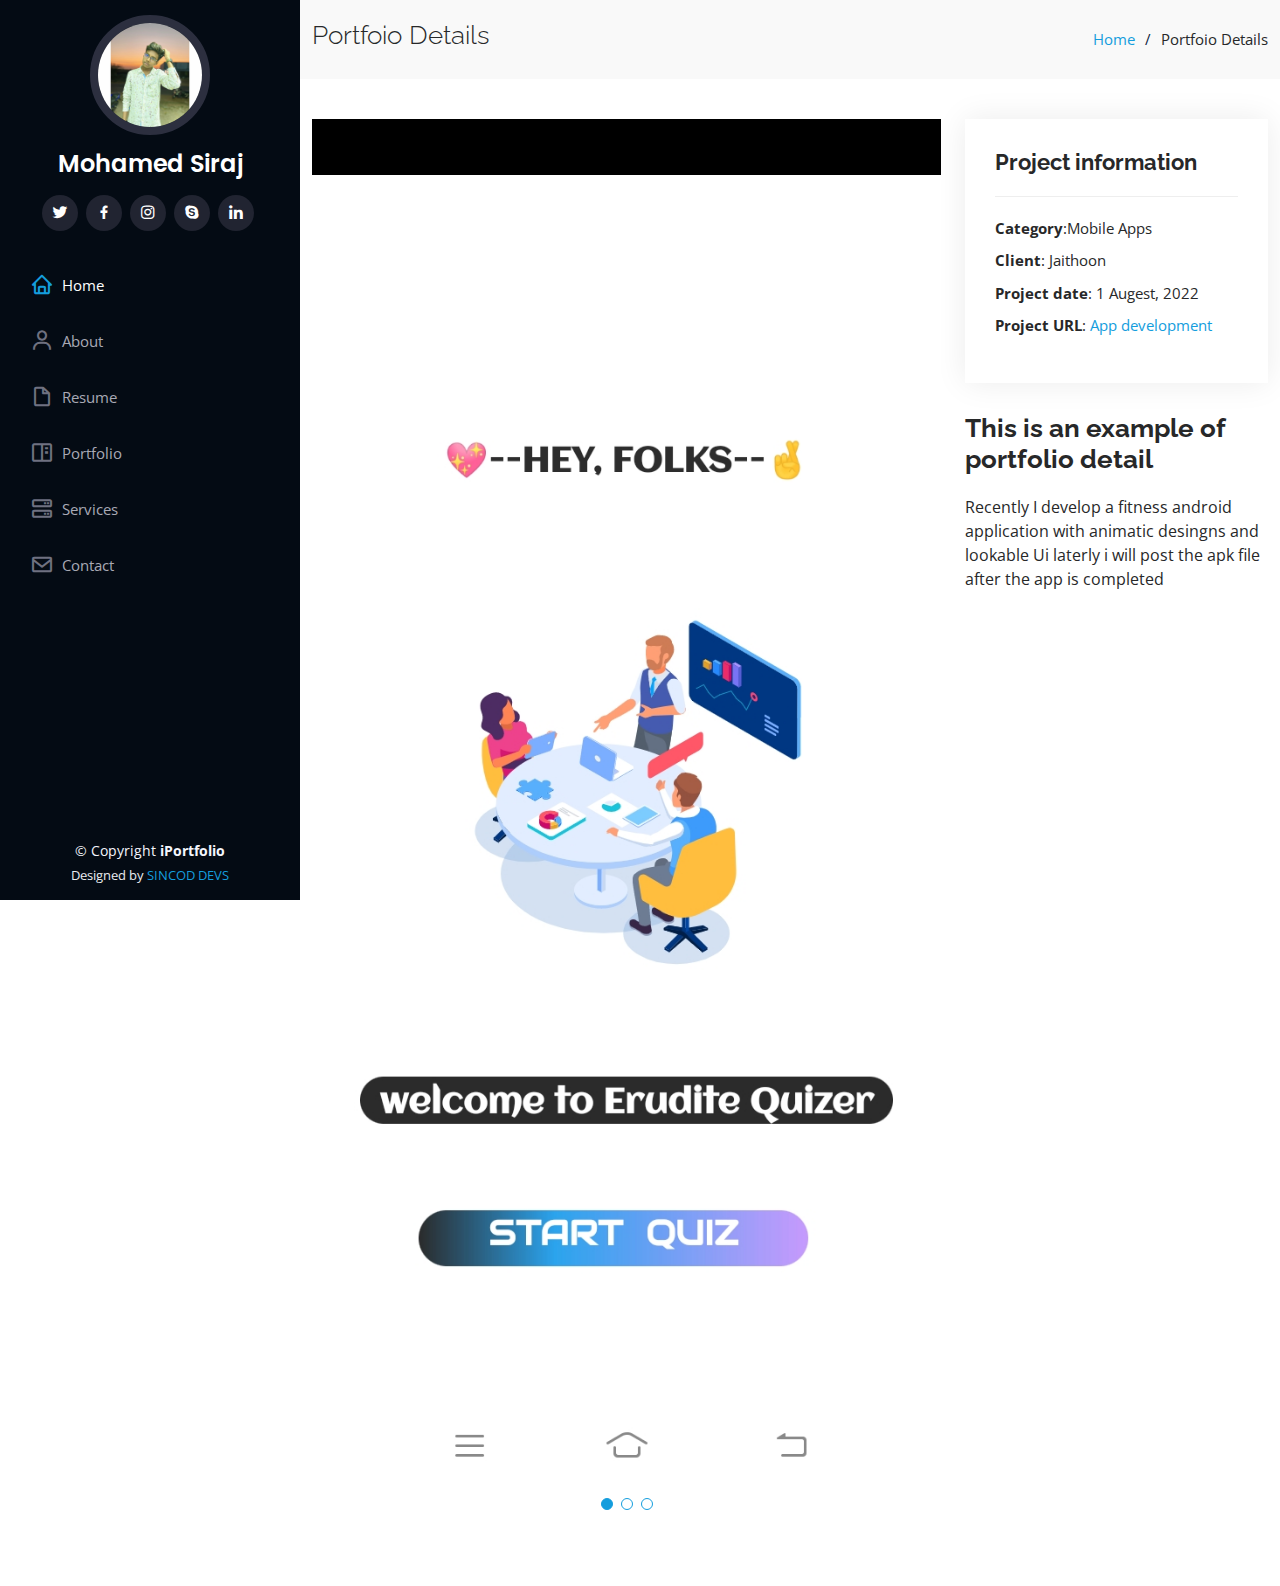
<file: appdevelop.html>
<!DOCTYPE html>
<html lang="en">

<head>
  <meta charset="utf-8">
  <meta content="width=device-width, initial-scale=1.0" name="viewport">

  <title>Portfolio Details - </title>
  <meta content="" name="description">
  <meta content="" name="keywords">

  <!-- Favicons -->
  <link href="assets1/img/favicon.png" rel="icon">
  <link href="assets1/img/apple-touch-icon.png" rel="apple-touch-icon">

  <!-- Google Fonts -->
  <link href="https://fonts.googleapis.com/css?family=Open+Sans:300,300i,400,400i,600,600i,700,700i|Raleway:300,300i,400,400i,500,500i,600,600i,700,700i|Poppins:300,300i,400,400i,500,500i,600,600i,700,700i" rel="stylesheet">

  <!-- Vendor CSS Files -->
  <link href="assets/vendor/aos/aos.css" rel="stylesheet">
  <link href="assets/vendor/bootstrap/css/bootstrap.min.css" rel="stylesheet">
  <link href="assets/vendor/bootstrap-icons/bootstrap-icons.css" rel="stylesheet">
  <link href="assets/vendor/boxicons/css/boxicons.min.css" rel="stylesheet">
  <link href="assets/vendor/glightbox/css/glightbox.min.css" rel="stylesheet">
  <link href="assets/vendor/swiper/swiper-bundle.min.css" rel="stylesheet">

  <!-- Template Main CSS File -->
  <link href="assets/css/style.css" rel="stylesheet">

  <!-- =======================================================
  * Template Name: iPortfolio - v3.7.0
  * Template URL: https://bootstrapmade.com/iportfolio-bootstrap-portfolio-websites-template/
  * Author: BootstrapMade.com
  * License: https://bootstrapmade.com/license/
  ======================================================== -->
</head>



<body>

  <!-- ======= Mobile nav toggle button ======= -->
  <i class="bi bi-list mobile-nav-toggle d-xl-none"></i>

  <!-- ======= Header ======= -->
  <header id="header">
    <div class="d-flex flex-column">

      <div class="profile">
        <img src="siraj.jpg" alt="" class="img-fluid rounded-circle">
        <h1 class="text-light"><a href="index.html">Mohamed Siraj</a></h1>
        <div class="social-links mt-3 text-center">
          <a href="#" class="twitter"><i class="bx bxl-twitter"></i></a>
          <a href="#" class="facebook"><i class="bx bxl-facebook"></i></a>
          <a href="#" class="instagram"><i class="bx bxl-instagram"></i></a>
          <a href="#" class="google-plus"><i class="bx bxl-skype"></i></a>
          <a href="#" class="linkedin"><i class="bx bxl-linkedin"></i></a>
        </div>
      </div>

      <nav id="navbar" class="nav-menu navbar">
        <ul>
          <li><a href="#hero" class="nav-link scrollto active"><i class="bx bx-home"></i> <span>Home</span></a></li>
          <li><a href="#about" class="nav-link scrollto"><i class="bx bx-user"></i> <span>About</span></a></li>
          <li><a href="#resume" class="nav-link scrollto"><i class="bx bx-file-blank"></i> <span>Resume</span></a></li>
          <li><a href="#portfolio" class="nav-link scrollto"><i class="bx bx-book-content"></i> <span>Portfolio</span></a></li>
          <li><a href="#services" class="nav-link scrollto"><i class="bx bx-server"></i> <span>Services</span></a></li>
          <li><a href="#contact" class="nav-link scrollto"><i class="bx bx-envelope"></i> <span>Contact</span></a></li>
        </ul>
      </nav><!-- .nav-menu -->
    </div>
  </header><!-- End Header -->

  <main id="main">

    <!-- ======= Breadcrumbs ======= -->
    <section id="breadcrumbs" class="breadcrumbs">
      <div class="container">

        <div class="d-flex justify-content-between align-items-center">
          <h2>Portfoio Details</h2>
          <ol>
            <li><a href="index.html">Home</a></li>
            <li>Portfoio Details</li>
          </ol>
        </div>

      </div>
    </section><!-- End Breadcrumbs -->

    <!-- ======= Portfolio Details Section ======= -->
    <section id="portfolio-details" class="portfolio-details">
      <div class="container">

        <div class="row gy-4">

          <div class="col-lg-8">
            <div class="portfolio-details-slider swiper">
              <div class="swiper-wrapper align-items-center">

                <div class="swiper-slide">
                  <img src="assets1/img/webapp.jpg" alt="loading...">
                </div>

                <div class="swiper-slide">
                  <img src="assets1/img/login.jpg" alt="loading...">
                </div>

                <div class="swiper-slide">
                  <img src="assets1/img/appmsec.jpg" alt="loading...">
                </div>

              </div>
              <div class="swiper-pagination"></div>
            </div>
          </div>

          <div class="col-lg-4">
            <div class="portfolio-info">
              <h3>Project information</h3>
              <ul>
                <li><strong>Category</strong>:Mobile Apps </li>
                <li><strong>Client</strong>: Jaithoon</li>
                <li><strong>Project date</strong>: 1 Augest, 2022</li>
                <li><strong>Project URL</strong>: <a href="#">App development</a></li>
              </ul>
            </div>
            <div class="portfolio-description">
              <h2>This is an example of portfolio detail</h2>
              <p>
              Recently I develop a fitness android application with animatic desingns and lookable Ui laterly i will post the apk file after the app is completed
              </p>
            </div>
          </div>

        </div>

      </div>
    </section><!-- End Portfolio Details Section -->

  </main><!-- End #main -->

  <!-- ======= Footer ======= -->
  <footer id="footer">
    <div class="container">
      <div class="copyright">
        &copy; Copyright <strong><span>iPortfolio</span></strong>
      </div>
      <div class="credits">
        <!-- All the links in the footer should remain intact. -->
        <!-- You can delete the links only if you purchased the pro version. -->
        <!-- Licensing information: https://bootstrapmade.com/license/ -->
        <!-- Purchase the pro version with working PHP/AJAX contact form: https://bootstrapmade.com/iportfolio-bootstrap-portfolio-websites-template/ -->
        Designed by <a href="https://sincod.tech/">SINCOD DEVS</a>
      </div>
    </div>
  </footer><!-- End  Footer -->

  <a href="#" class="back-to-top d-flex align-items-center justify-content-center"><i class="bi bi-arrow-up-short"></i></a>

  <!-- Vendor JS Files -->
  <script src="assets/vendor/purecounter/purecounter.js"></script>
  <script src="assets/vendor/aos/aos.js"></script>
  <script src="assets/vendor/bootstrap/js/bootstrap.bundle.min.js"></script>
  <script src="assets/vendor/glightbox/js/glightbox.min.js"></script>
  <script src="assets/vendor/isotope-layout/isotope.pkgd.min.js"></script>
  <script src="assets/vendor/swiper/swiper-bundle.min.js"></script>
  <script src="assets/vendor/typed.js/typed.min.js"></script>
  <script src="assets/vendor/waypoints/noframework.waypoints.js"></script>
  <script src="assets/vendor/php-email-form/validate.js"></script>

  <!-- Template Main JS File -->
  <script src="assets/js/main.js"></script>

</body>

</html>
</file>
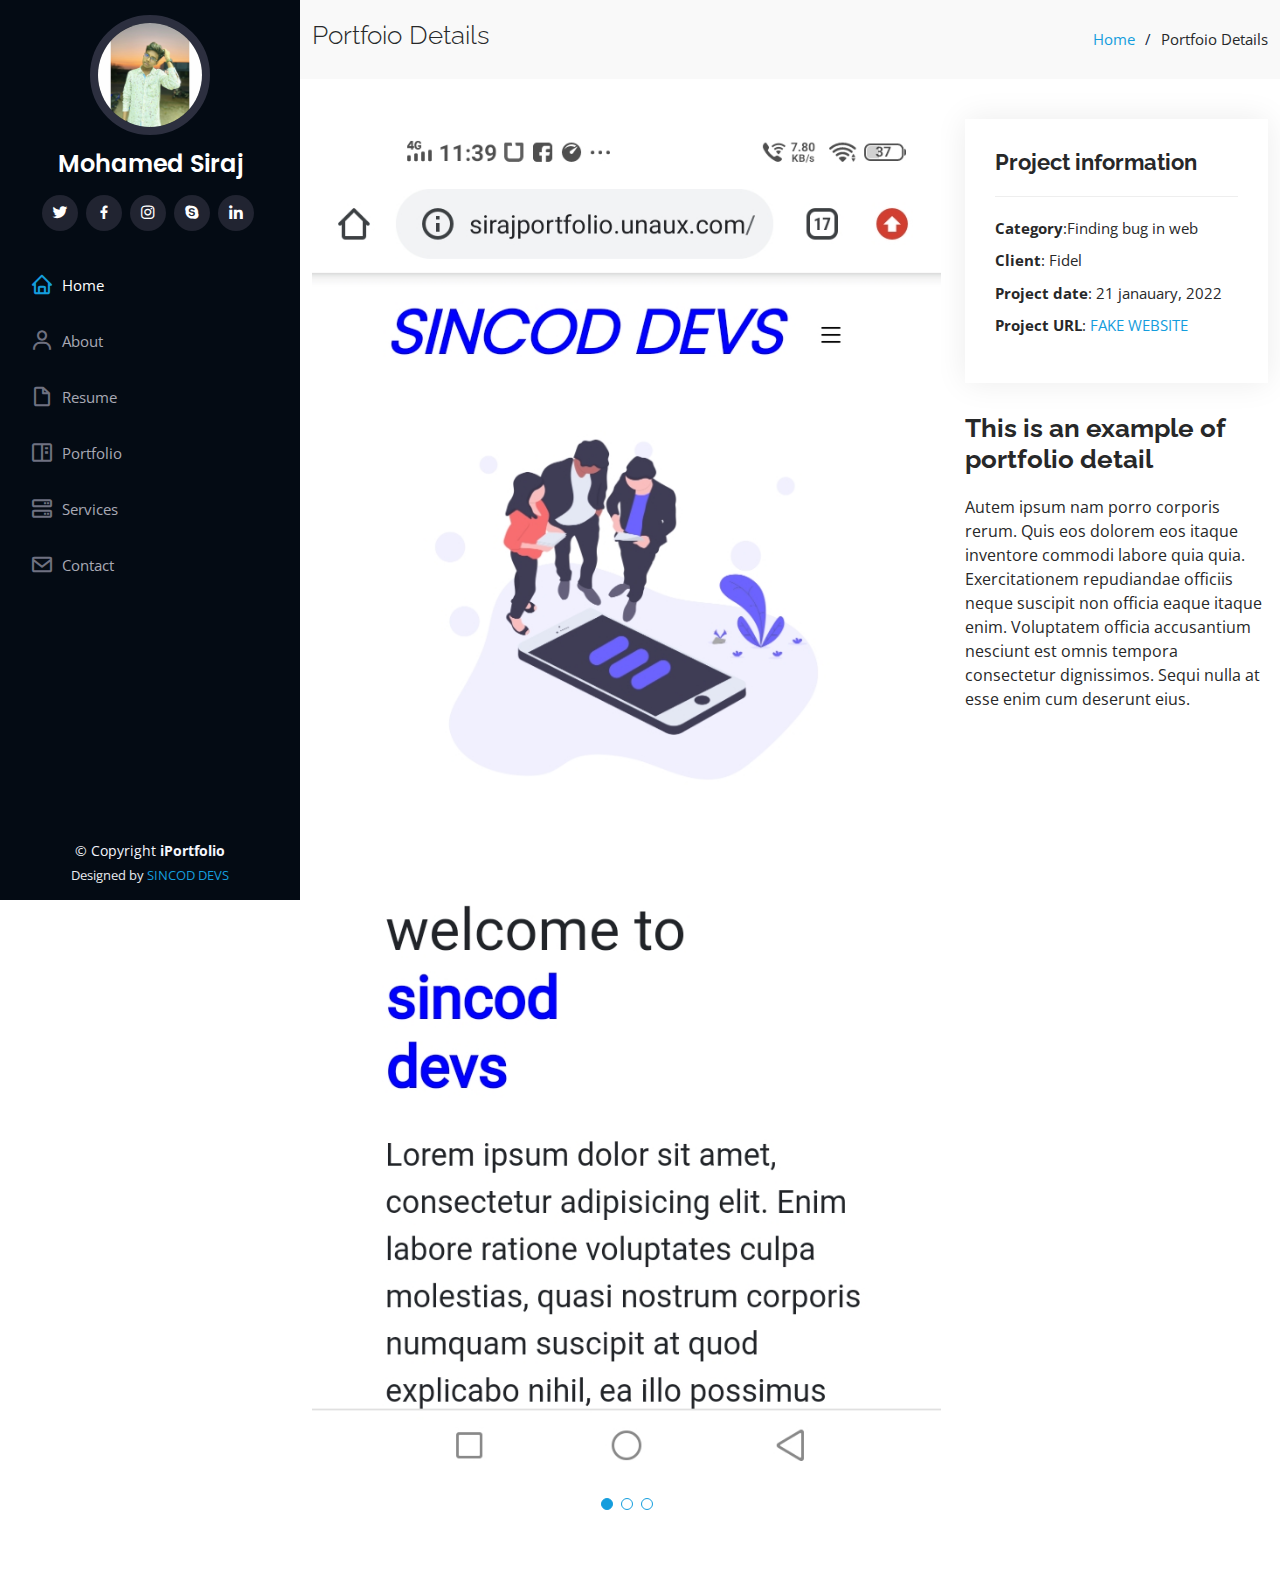
<file: bug.html>
<!DOCTYPE html>
<html lang="en">

<head>
  <meta charset="utf-8">
  <meta content="width=device-width, initial-scale=1.0" name="viewport">

  <title>Portfolio Details - </title>
  <meta content="" name="description">
  <meta content="" name="keywords">

  <!-- Favicons -->
  <link href="assets1/img/favicon.png" rel="icon">
  <link href="assets1/img/apple-touch-icon.png" rel="apple-touch-icon">

  <!-- Google Fonts -->
  <link href="https://fonts.googleapis.com/css?family=Open+Sans:300,300i,400,400i,600,600i,700,700i|Raleway:300,300i,400,400i,500,500i,600,600i,700,700i|Poppins:300,300i,400,400i,500,500i,600,600i,700,700i" rel="stylesheet">

  <!-- Vendor CSS Files -->
  <link href="assets/vendor/aos/aos.css" rel="stylesheet">
  <link href="assets/vendor/bootstrap/css/bootstrap.min.css" rel="stylesheet">
  <link href="assets/vendor/bootstrap-icons/bootstrap-icons.css" rel="stylesheet">
  <link href="assets/vendor/boxicons/css/boxicons.min.css" rel="stylesheet">
  <link href="assets/vendor/glightbox/css/glightbox.min.css" rel="stylesheet">
  <link href="assets/vendor/swiper/swiper-bundle.min.css" rel="stylesheet">

  <!-- Template Main CSS File -->
  <link href="assets/css/style.css" rel="stylesheet">

  <!-- =======================================================
  * Template Name: iPortfolio - v3.7.0
  * Template URL: https://bootstrapmade.com/iportfolio-bootstrap-portfolio-websites-template/
  * Author: BootstrapMade.com
  * License: https://bootstrapmade.com/license/
  ======================================================== -->
</head>



<body>

  <!-- ======= Mobile nav toggle button ======= -->
  <i class="bi bi-list mobile-nav-toggle d-xl-none"></i>

  <!-- ======= Header ======= -->
  <header id="header">
    <div class="d-flex flex-column">

      <div class="profile">
        <img src="siraj.jpg" alt="" class="img-fluid rounded-circle">
        <h1 class="text-light"><a href="index.html">Mohamed Siraj</a></h1>
        <div class="social-links mt-3 text-center">
          <a href="#" class="twitter"><i class="bx bxl-twitter"></i></a>
          <a href="#" class="facebook"><i class="bx bxl-facebook"></i></a>
          <a href="#" class="instagram"><i class="bx bxl-instagram"></i></a>
          <a href="#" class="google-plus"><i class="bx bxl-skype"></i></a>
          <a href="#" class="linkedin"><i class="bx bxl-linkedin"></i></a>
        </div>
      </div>

      <nav id="navbar" class="nav-menu navbar">
        <ul>
          <li><a href="#hero" class="nav-link scrollto active"><i class="bx bx-home"></i> <span>Home</span></a></li>
          <li><a href="#about" class="nav-link scrollto"><i class="bx bx-user"></i> <span>About</span></a></li>
          <li><a href="#resume" class="nav-link scrollto"><i class="bx bx-file-blank"></i> <span>Resume</span></a></li>
          <li><a href="#portfolio" class="nav-link scrollto"><i class="bx bx-book-content"></i> <span>Portfolio</span></a></li>
          <li><a href="#services" class="nav-link scrollto"><i class="bx bx-server"></i> <span>Services</span></a></li>
          <li><a href="#contact" class="nav-link scrollto"><i class="bx bx-envelope"></i> <span>Contact</span></a></li>
        </ul>
      </nav><!-- .nav-menu -->
    </div>
  </header><!-- End Header -->

  <main id="main">

    <!-- ======= Breadcrumbs ======= -->
    <section id="breadcrumbs" class="breadcrumbs">
      <div class="container">

        <div class="d-flex justify-content-between align-items-center">
          <h2>Portfoio Details</h2>
          <ol>
            <li><a href="index.html">Home</a></li>
            <li>Portfoio Details</li>
          </ol>
        </div>

      </div>
    </section><!-- End Breadcrumbs -->

    <!-- ======= Portfolio Details Section ======= -->
    <section id="portfolio-details" class="portfolio-details">
      <div class="container">

        <div class="row gy-4">

          <div class="col-lg-8">
            <div class="portfolio-details-slider swiper">
              <div class="swiper-wrapper align-items-center">

                <div class="swiper-slide">
                  <img src="assets1/img/bug (1).jpg" alt="">
                </div>

                <div class="swiper-slide">
                  <img src="assets1/img/bug (2).jpg" alt="">
                </div>

                <div class="swiper-slide">
                  <img src="assets1/img/bug (1).jpg" alt="">
                </div>

              </div>
              <div class="swiper-pagination"></div>
            </div>
          </div>

          <div class="col-lg-4">
            <div class="portfolio-info">
              <h3>Project information</h3>
              <ul>
                <li><strong>Category</strong>:Finding bug in web </li>
                <li><strong>Client</strong>: Fidel</li>
                <li><strong>Project date</strong>: 21 janauary, 2022</li>
                <li><strong>Project URL</strong>: <a href="http://sirajportfolio.unaux.com/sincodfamilu/sincod.html">FAKE WEBSITE</a></li>
              </ul>
            </div>
            <div class="portfolio-description">
              <h2>This is an example of portfolio detail</h2>
              <p>
                Autem ipsum nam porro corporis rerum. Quis eos dolorem eos itaque inventore commodi labore quia quia. Exercitationem repudiandae officiis neque suscipit non officia eaque itaque enim. Voluptatem officia accusantium nesciunt est omnis tempora consectetur dignissimos. Sequi nulla at esse enim cum deserunt eius.
              </p>
            </div>
          </div>

        </div>

      </div>
    </section><!-- End Portfolio Details Section -->

  </main><!-- End #main -->

  <!-- ======= Footer ======= -->
  <footer id="footer">
    <div class="container">
      <div class="copyright">
        &copy; Copyright <strong><span>iPortfolio</span></strong>
      </div>
      <div class="credits">
        <!-- All the links in the footer should remain intact. -->
        <!-- You can delete the links only if you purchased the pro version. -->
        <!-- Licensing information: https://bootstrapmade.com/license/ -->
        <!-- Purchase the pro version with working PHP/AJAX contact form: https://bootstrapmade.com/iportfolio-bootstrap-portfolio-websites-template/ -->
        Designed by <a href="https://sincod.tech/">SINCOD DEVS</a>
      </div>
    </div>
  </footer><!-- End  Footer -->

  <a href="#" class="back-to-top d-flex align-items-center justify-content-center"><i class="bi bi-arrow-up-short"></i></a>

  <!-- Vendor JS Files -->
  <script src="assets/vendor/purecounter/purecounter.js"></script>
  <script src="assets/vendor/aos/aos.js"></script>
  <script src="assets/vendor/bootstrap/js/bootstrap.bundle.min.js"></script>
  <script src="assets/vendor/glightbox/js/glightbox.min.js"></script>
  <script src="assets/vendor/isotope-layout/isotope.pkgd.min.js"></script>
  <script src="assets/vendor/swiper/swiper-bundle.min.js"></script>
  <script src="assets/vendor/typed.js/typed.min.js"></script>
  <script src="assets/vendor/waypoints/noframework.waypoints.js"></script>
  <script src="assets/vendor/php-email-form/validate.js"></script>

  <!-- Template Main JS File -->
  <script src="assets/js/main.js"></script>

</body>

</html>
</file>
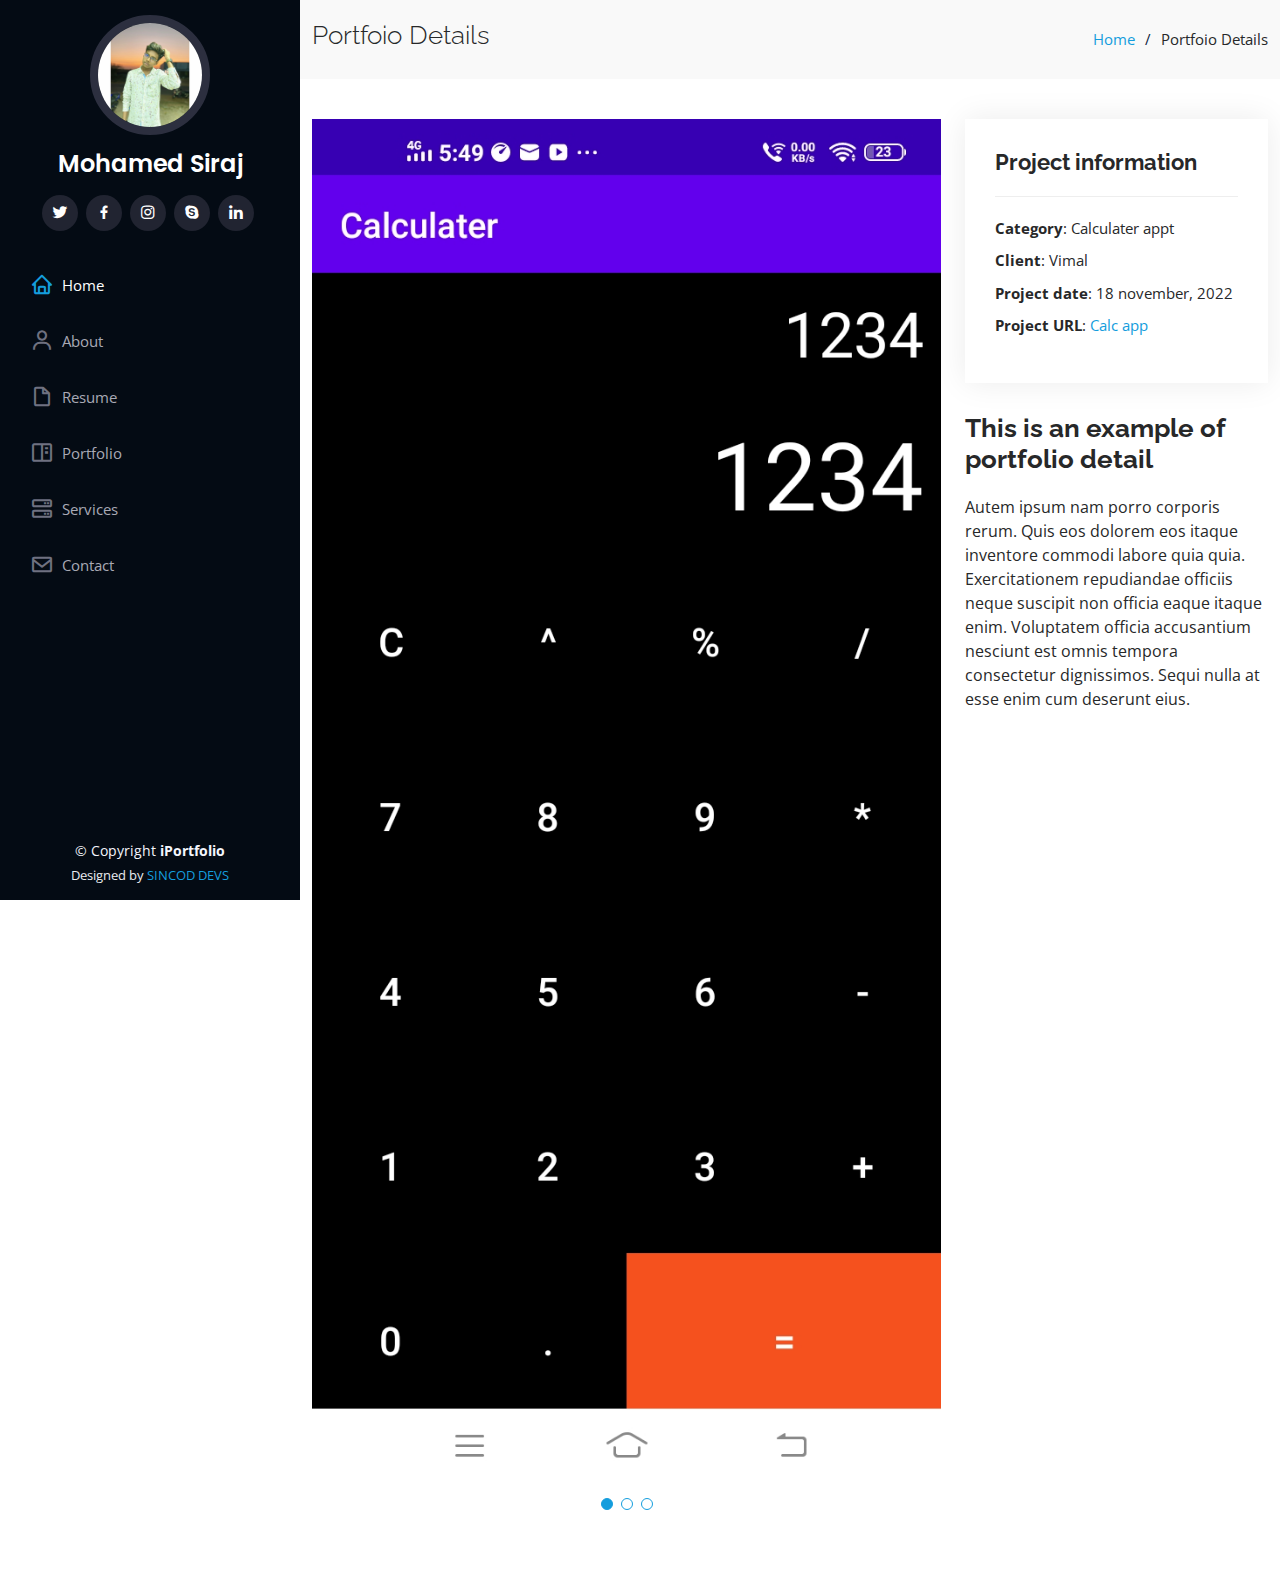
<file: calculater.html>
<!DOCTYPE html>
<html lang="en">

<head>
  <meta charset="utf-8">
  <meta content="width=device-width, initial-scale=1.0" name="viewport">

  <title>Portfolio Details - iPortfolio Bootstrap Template</title>
  <meta content="" name="description">
  <meta content="" name="keywords">

  <!-- Favicons -->
  <link href="assets1/img/favicon.png" rel="icon">
  <link href="assets1/img/apple-touch-icon.png" rel="apple-touch-icon">

  <!-- Google Fonts -->
  <link href="https://fonts.googleapis.com/css?family=Open+Sans:300,300i,400,400i,600,600i,700,700i|Raleway:300,300i,400,400i,500,500i,600,600i,700,700i|Poppins:300,300i,400,400i,500,500i,600,600i,700,700i" rel="stylesheet">

  <!-- Vendor CSS Files -->
  <link href="assets/vendor/aos/aos.css" rel="stylesheet">
  <link href="assets/vendor/bootstrap/css/bootstrap.min.css" rel="stylesheet">
  <link href="assets/vendor/bootstrap-icons/bootstrap-icons.css" rel="stylesheet">
  <link href="assets/vendor/boxicons/css/boxicons.min.css" rel="stylesheet">
  <link href="assets/vendor/glightbox/css/glightbox.min.css" rel="stylesheet">
  <link href="assets/vendor/swiper/swiper-bundle.min.css" rel="stylesheet">

  <!-- Template Main CSS File -->
  <link href="assets/css/style.css" rel="stylesheet">

  <!-- =======================================================
  * Template Name: iPortfolio - v3.7.0
  * Template URL: https://bootstrapmade.com/iportfolio-bootstrap-portfolio-websites-template/
  * Author: BootstrapMade.com
  * License: https://bootstrapmade.com/license/
  ======================================================== -->
</head>



<body>

  <!-- ======= Mobile nav toggle button ======= -->
  <i class="bi bi-list mobile-nav-toggle d-xl-none"></i>

  <!-- ======= Header ======= -->
  <header id="header">
    <div class="d-flex flex-column">

      <div class="profile">
        <img src="siraj.jpg" alt="" class="img-fluid rounded-circle">
        <h1 class="text-light"><a href="index.html">Mohamed Siraj</a></h1>
        <div class="social-links mt-3 text-center">
          <a href="#" class="twitter"><i class="bx bxl-twitter"></i></a>
          <a href="#" class="facebook"><i class="bx bxl-facebook"></i></a>
          <a href="#" class="instagram"><i class="bx bxl-instagram"></i></a>
          <a href="#" class="google-plus"><i class="bx bxl-skype"></i></a>
          <a href="#" class="linkedin"><i class="bx bxl-linkedin"></i></a>
        </div>
      </div>

      <nav id="navbar" class="nav-menu navbar">
        <ul>
          <li><a href="#hero" class="nav-link scrollto active"><i class="bx bx-home"></i> <span>Home</span></a></li>
          <li><a href="#about" class="nav-link scrollto"><i class="bx bx-user"></i> <span>About</span></a></li>
          <li><a href="#resume" class="nav-link scrollto"><i class="bx bx-file-blank"></i> <span>Resume</span></a></li>
          <li><a href="#portfolio" class="nav-link scrollto"><i class="bx bx-book-content"></i> <span>Portfolio</span></a></li>
          <li><a href="#services" class="nav-link scrollto"><i class="bx bx-server"></i> <span>Services</span></a></li>
          <li><a href="#contact" class="nav-link scrollto"><i class="bx bx-envelope"></i> <span>Contact</span></a></li>
        </ul>
      </nav><!-- .nav-menu -->
    </div>
  </header><!-- End Header -->

  <main id="main">

    <!-- ======= Breadcrumbs ======= -->
    <section id="breadcrumbs" class="breadcrumbs">
      <div class="container">

        <div class="d-flex justify-content-between align-items-center">
          <h2>Portfoio Details</h2>
          <ol>
            <li><a href="index.html">Home</a></li>
            <li>Portfoio Details</li>
          </ol>
        </div>

      </div>
    </section><!-- End Breadcrumbs -->

    <!-- ======= Portfolio Details Section ======= -->
    <section id="portfolio-details" class="portfolio-details">
      <div class="container">

        <div class="row gy-4">

          <div class="col-lg-8">
            <div class="portfolio-details-slider swiper">
              <div class="swiper-wrapper align-items-center">

                <div class="swiper-slide">
                  <img src="assets1/img/calc.jpg" alt="">
                </div>

                <div class="swiper-slide">
                  <img src="assets1/img/webapp.jpg" alt="">
                </div>

                <div class="swiper-slide">
                  <img src="assets1/img/calc.jpg" alt="">
                </div>

              </div>
              <div class="swiper-pagination"></div>
            </div>
          </div>

          <div class="col-lg-4">
            <div class="portfolio-info">
              <h3>Project information</h3>
              <ul>
                <li><strong>Category</strong>: Calculater appt </li>
                <li><strong>Client</strong>: Vimal</li>
                <li><strong>Project date</strong>: 18 november, 2022</li>
                <li><strong>Project URL</strong>: <a href="#">Calc app</a></li>
              </ul>
            </div>
            <div class="portfolio-description">
              <h2>This is an example of portfolio detail</h2>
              <p>
                Autem ipsum nam porro corporis rerum. Quis eos dolorem eos itaque inventore commodi labore quia quia. Exercitationem repudiandae officiis neque suscipit non officia eaque itaque enim. Voluptatem officia accusantium nesciunt est omnis tempora consectetur dignissimos. Sequi nulla at esse enim cum deserunt eius.
              </p>
            </div>
          </div>

        </div>

      </div>
    </section><!-- End Portfolio Details Section -->

  </main><!-- End #main -->

  <!-- ======= Footer ======= -->
  <footer id="footer">
    <div class="container">
      <div class="copyright">
        &copy; Copyright <strong><span>iPortfolio</span></strong>
      </div>
      <div class="credits">
        <!-- All the links in the footer should remain intact. -->
        <!-- You can delete the links only if you purchased the pro version. -->
        <!-- Licensing information: https://bootstrapmade.com/license/ -->
        <!-- Purchase the pro version with working PHP/AJAX contact form: https://bootstrapmade.com/iportfolio-bootstrap-portfolio-websites-template/ -->
        Designed by <a href="https://sincod.tech/">SINCOD DEVS</a>
      </div>
    </div>
  </footer><!-- End  Footer -->

  <a href="#" class="back-to-top d-flex align-items-center justify-content-center"><i class="bi bi-arrow-up-short"></i></a>

  <!-- Vendor JS Files -->
  <script src="assets/vendor/purecounter/purecounter.js"></script>
  <script src="assets/vendor/aos/aos.js"></script>
  <script src="assets/vendor/bootstrap/js/bootstrap.bundle.min.js"></script>
  <script src="assets/vendor/glightbox/js/glightbox.min.js"></script>
  <script src="assets/vendor/isotope-layout/isotope.pkgd.min.js"></script>
  <script src="assets/vendor/swiper/swiper-bundle.min.js"></script>
  <script src="assets/vendor/typed.js/typed.min.js"></script>
  <script src="assets/vendor/waypoints/noframework.waypoints.js"></script>
  <script src="assets/vendor/php-email-form/validate.js"></script>

  <!-- Template Main JS File -->
  <script src="assets/js/main.js"></script>

</body>

</html>
</file>
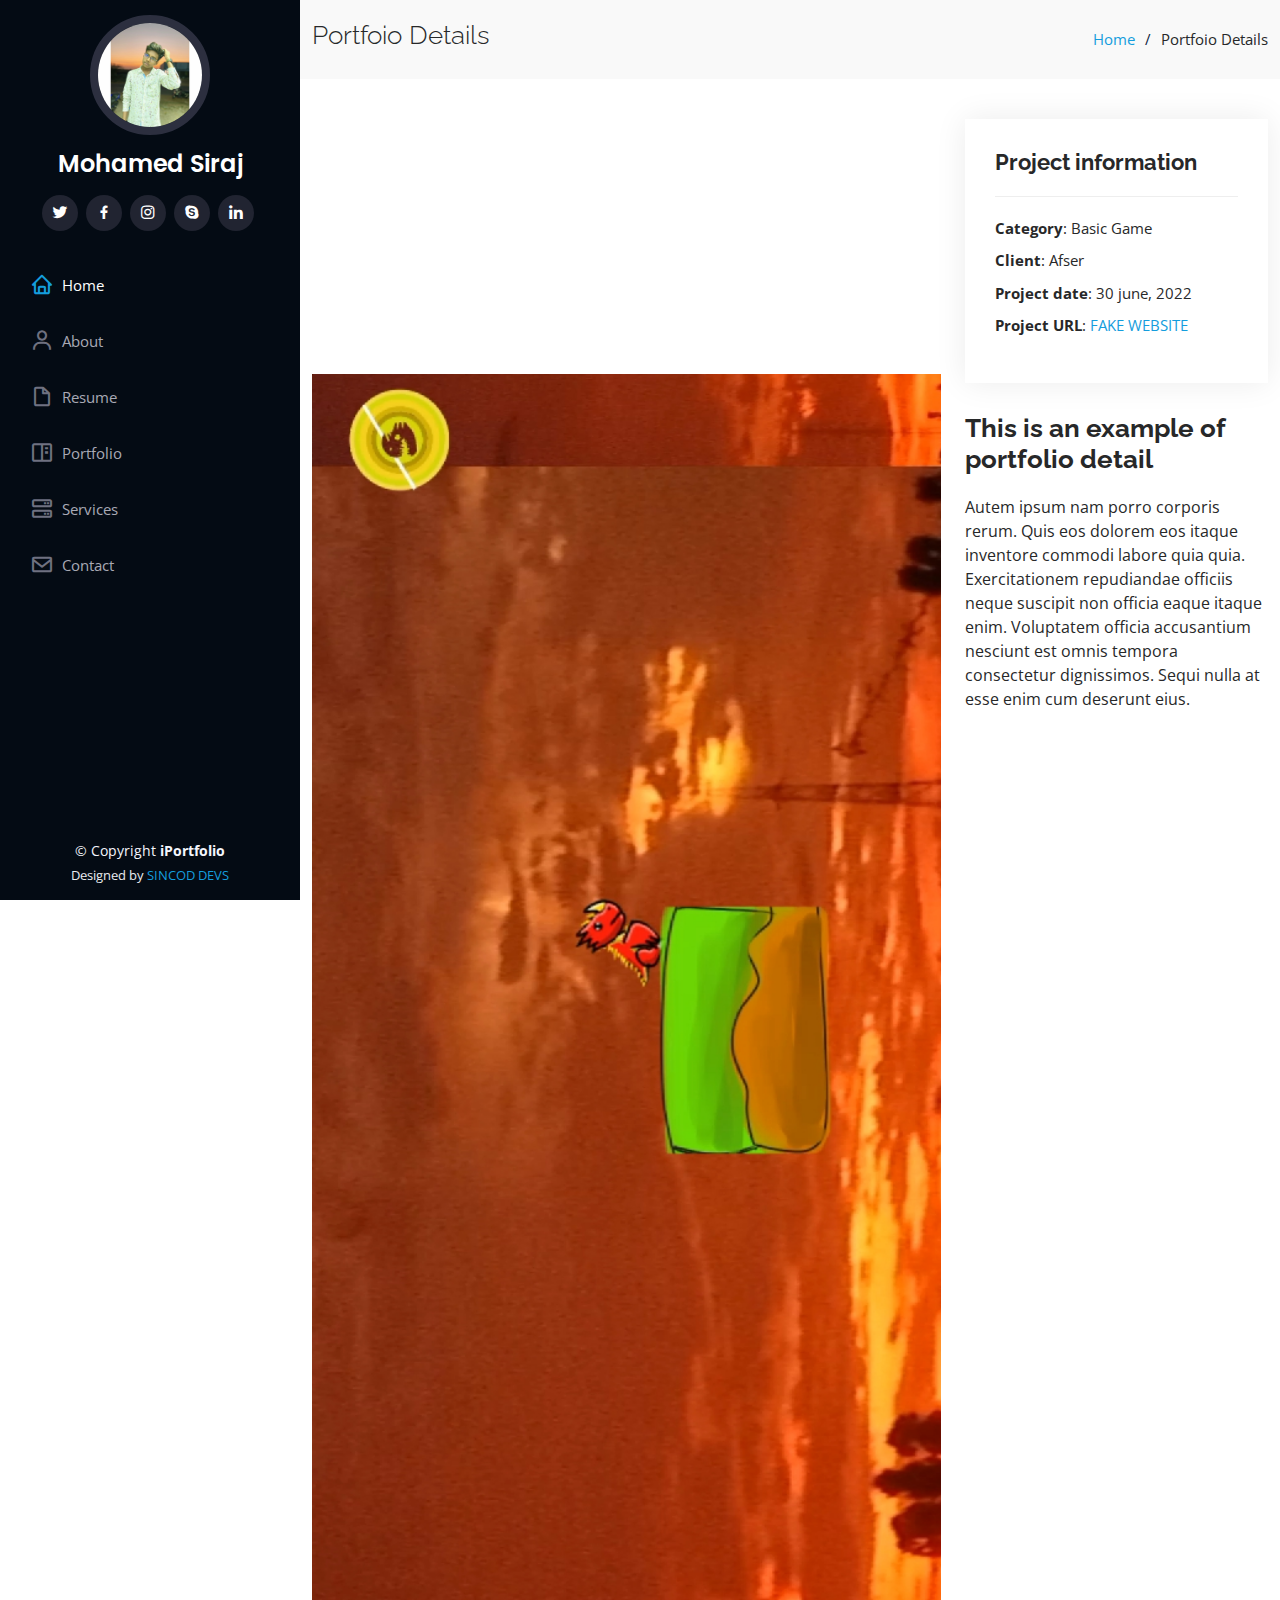
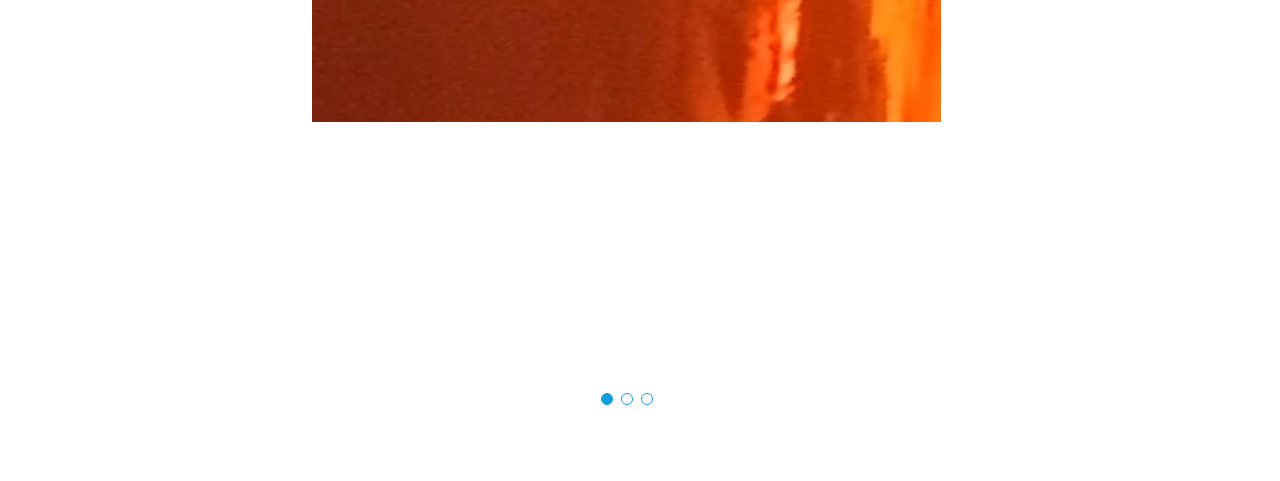
<file: game.html>
<!DOCTYPE html>
<html lang="en">

<head>
  <meta charset="utf-8">
  <meta content="width=device-width, initial-scale=1.0" name="viewport">

  <title>Portfolio Details - </title>
  <meta content="" name="description">
  <meta content="" name="keywords">

  <!-- Favicons -->
  <link href="assets1/img/favicon.png" rel="icon">
  <link href="assets1/img/apple-touch-icon.png" rel="apple-touch-icon">

  <!-- Google Fonts -->
  <link href="https://fonts.googleapis.com/css?family=Open+Sans:300,300i,400,400i,600,600i,700,700i|Raleway:300,300i,400,400i,500,500i,600,600i,700,700i|Poppins:300,300i,400,400i,500,500i,600,600i,700,700i" rel="stylesheet">

  <!-- Vendor CSS Files -->
  <link href="assets/vendor/aos/aos.css" rel="stylesheet">
  <link href="assets/vendor/bootstrap/css/bootstrap.min.css" rel="stylesheet">
  <link href="assets/vendor/bootstrap-icons/bootstrap-icons.css" rel="stylesheet">
  <link href="assets/vendor/boxicons/css/boxicons.min.css" rel="stylesheet">
  <link href="assets/vendor/glightbox/css/glightbox.min.css" rel="stylesheet">
  <link href="assets/vendor/swiper/swiper-bundle.min.css" rel="stylesheet">

  <!-- Template Main CSS File -->
  <link href="assets/css/style.css" rel="stylesheet">

  <!-- =======================================================
  * Template Name: iPortfolio - v3.7.0
  * Template URL: https://bootstrapmade.com/iportfolio-bootstrap-portfolio-websites-template/
  * Author: BootstrapMade.com
  * License: https://bootstrapmade.com/license/
  ======================================================== -->
</head>



<body>

  <!-- ======= Mobile nav toggle button ======= -->
  <i class="bi bi-list mobile-nav-toggle d-xl-none"></i>

  <!-- ======= Header ======= -->
  <header id="header">
    <div class="d-flex flex-column">

      <div class="profile">
        <img src="siraj.jpg" alt="" class="img-fluid rounded-circle">
        <h1 class="text-light"><a href="index.html">Mohamed Siraj</a></h1>
        <div class="social-links mt-3 text-center">
          <a href="#" class="twitter"><i class="bx bxl-twitter"></i></a>
          <a href="#" class="facebook"><i class="bx bxl-facebook"></i></a>
          <a href="#" class="instagram"><i class="bx bxl-instagram"></i></a>
          <a href="#" class="google-plus"><i class="bx bxl-skype"></i></a>
          <a href="#" class="linkedin"><i class="bx bxl-linkedin"></i></a>
        </div>
      </div>

      <nav id="navbar" class="nav-menu navbar">
        <ul>
          <li><a href="#hero" class="nav-link scrollto active"><i class="bx bx-home"></i> <span>Home</span></a></li>
          <li><a href="#about" class="nav-link scrollto"><i class="bx bx-user"></i> <span>About</span></a></li>
          <li><a href="#resume" class="nav-link scrollto"><i class="bx bx-file-blank"></i> <span>Resume</span></a></li>
          <li><a href="#portfolio" class="nav-link scrollto"><i class="bx bx-book-content"></i> <span>Portfolio</span></a></li>
          <li><a href="#services" class="nav-link scrollto"><i class="bx bx-server"></i> <span>Services</span></a></li>
          <li><a href="#contact" class="nav-link scrollto"><i class="bx bx-envelope"></i> <span>Contact</span></a></li>
        </ul>
      </nav><!-- .nav-menu -->
    </div>
  </header><!-- End Header -->

  <main id="main">

    <!-- ======= Breadcrumbs ======= -->
    <section id="breadcrumbs" class="breadcrumbs">
      <div class="container">

        <div class="d-flex justify-content-between align-items-center">
          <h2>Portfoio Details</h2>
          <ol>
            <li><a href="index.html">Home</a></li>
            <li>Portfoio Details</li>
          </ol>
        </div>

      </div>
    </section><!-- End Breadcrumbs -->

    <!-- ======= Portfolio Details Section ======= -->
    <section id="portfolio-details" class="portfolio-details">
      <div class="container">

        <div class="row gy-4">

          <div class="col-lg-8">
            <div class="portfolio-details-slider swiper">
              <div class="swiper-wrapper align-items-center">

                <div class="swiper-slide">
                  <img src="assets1/img/game22.png" alt="">
                </div>

                <div class="swiper-slide">
                  <img src="assets1/img/gameee.png" alt="">
                </div>

                <div class="swiper-slide">
                  <img src="assets1/img/gam11.png" alt="">
                </div>

              </div>
              <div class="swiper-pagination"></div>
            </div>
          </div>

          <div class="col-lg-4">
            <div class="portfolio-info">
              <h3>Project information</h3>
              <ul>
                <li><strong>Category</strong>: Basic Game </li>
                <li><strong>Client</strong>: Afser</li>
                <li><strong>Project date</strong>: 30 june, 2022</li>
                <li><strong>Project URL</strong>: <a href="http://sirajportfolio.unaux.com/sincodfamilu/sincod.html">FAKE WEBSITE</a></li>
              </ul>
            </div>
            <div class="portfolio-description">
              <h2>This is an example of portfolio detail</h2>
              <p>
                Autem ipsum nam porro corporis rerum. Quis eos dolorem eos itaque inventore commodi labore quia quia. Exercitationem repudiandae officiis neque suscipit non officia eaque itaque enim. Voluptatem officia accusantium nesciunt est omnis tempora consectetur dignissimos. Sequi nulla at esse enim cum deserunt eius.
              </p>
            </div>
          </div>

        </div>

      </div>
    </section><!-- End Portfolio Details Section -->

  </main><!-- End #main -->

  <!-- ======= Footer ======= -->
  <footer id="footer">
    <div class="container">
      <div class="copyright">
        &copy; Copyright <strong><span>iPortfolio</span></strong>
      </div>
      <div class="credits">
        <!-- All the links in the footer should remain intact. -->
        <!-- You can delete the links only if you purchased the pro version. -->
        <!-- Licensing information: https://bootstrapmade.com/license/ -->
        <!-- Purchase the pro version with working PHP/AJAX contact form: https://bootstrapmade.com/iportfolio-bootstrap-portfolio-websites-template/ -->
        Designed by <a href="https://sincod.tech/">SINCOD DEVS</a>
      </div>
    </div>
  </footer><!-- End  Footer -->

  <a href="#" class="back-to-top d-flex align-items-center justify-content-center"><i class="bi bi-arrow-up-short"></i></a>

  <!-- Vendor JS Files -->
  <script src="assets/vendor/purecounter/purecounter.js"></script>
  <script src="assets/vendor/aos/aos.js"></script>
  <script src="assets/vendor/bootstrap/js/bootstrap.bundle.min.js"></script>
  <script src="assets/vendor/glightbox/js/glightbox.min.js"></script>
  <script src="assets/vendor/isotope-layout/isotope.pkgd.min.js"></script>
  <script src="assets/vendor/swiper/swiper-bundle.min.js"></script>
  <script src="assets/vendor/typed.js/typed.min.js"></script>
  <script src="assets/vendor/waypoints/noframework.waypoints.js"></script>
  <script src="assets/vendor/php-email-form/validate.js"></script>

  <!-- Template Main JS File -->
  <script src="assets/js/main.js"></script>

</body>

</html>
</file>
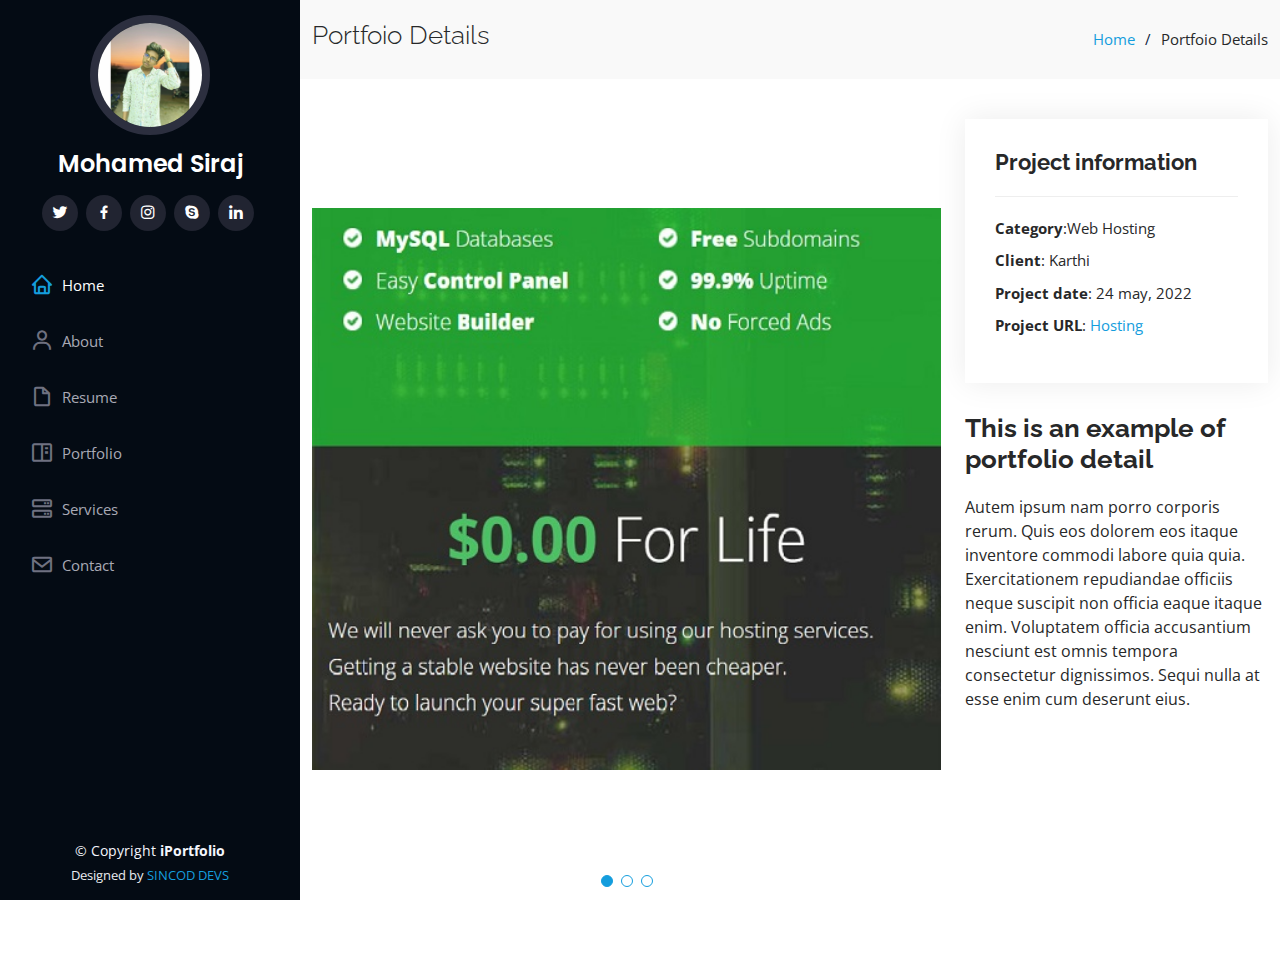
<file: hosting.html>
<!DOCTYPE html>
<html lang="en">

<head>
  <meta charset="utf-8">
  <meta content="width=device-width, initial-scale=1.0" name="viewport">

  <title>Portfolio Details - </title>
  <meta content="" name="description">
  <meta content="" name="keywords">

  <!-- Favicons -->
  <link href="assets/img/favicon.png" rel="icon">
  <link href="assets/img/apple-touch-icon.png" rel="apple-touch-icon">

  <!-- Google Fonts -->
  <link href="https://fonts.googleapis.com/css?family=Open+Sans:300,300i,400,400i,600,600i,700,700i|Raleway:300,300i,400,400i,500,500i,600,600i,700,700i|Poppins:300,300i,400,400i,500,500i,600,600i,700,700i" rel="stylesheet">

  <!-- Vendor CSS Files -->
  <link href="assets/vendor/aos/aos.css" rel="stylesheet">
  <link href="assets/vendor/bootstrap/css/bootstrap.min.css" rel="stylesheet">
  <link href="assets/vendor/bootstrap-icons/bootstrap-icons.css" rel="stylesheet">
  <link href="assets/vendor/boxicons/css/boxicons.min.css" rel="stylesheet">
  <link href="assets/vendor/glightbox/css/glightbox.min.css" rel="stylesheet">
  <link href="assets/vendor/swiper/swiper-bundle.min.css" rel="stylesheet">

  <!-- Template Main CSS File -->
  <link href="assets/css/style.css" rel="stylesheet">

  <!-- =======================================================
  * Template Name: iPortfolio - v3.7.0
  * Template URL: https://bootstrapmade.com/iportfolio-bootstrap-portfolio-websites-template/
  * Author: BootstrapMade.com
  * License: https://bootstrapmade.com/license/
  ======================================================== -->
</head>



<body>

  <!-- ======= Mobile nav toggle button ======= -->
  <i class="bi bi-list mobile-nav-toggle d-xl-none"></i>

  <!-- ======= Header ======= -->
  <header id="header">
    <div class="d-flex flex-column">

      <div class="profile">
        <img src="siraj.jpg" alt="" class="img-fluid rounded-circle">
        <h1 class="text-light"><a href="index.html">Mohamed Siraj</a></h1>
        <div class="social-links mt-3 text-center">
          <a href="#" class="twitter"><i class="bx bxl-twitter"></i></a>
          <a href="#" class="facebook"><i class="bx bxl-facebook"></i></a>
          <a href="#" class="instagram"><i class="bx bxl-instagram"></i></a>
          <a href="#" class="google-plus"><i class="bx bxl-skype"></i></a>
          <a href="#" class="linkedin"><i class="bx bxl-linkedin"></i></a>
        </div>
      </div>

      <nav id="navbar" class="nav-menu navbar">
        <ul>
          <li><a href="#hero" class="nav-link scrollto active"><i class="bx bx-home"></i> <span>Home</span></a></li>
          <li><a href="#about" class="nav-link scrollto"><i class="bx bx-user"></i> <span>About</span></a></li>
          <li><a href="#resume" class="nav-link scrollto"><i class="bx bx-file-blank"></i> <span>Resume</span></a></li>
          <li><a href="#portfolio" class="nav-link scrollto"><i class="bx bx-book-content"></i> <span>Portfolio</span></a></li>
          <li><a href="#services" class="nav-link scrollto"><i class="bx bx-server"></i> <span>Services</span></a></li>
          <li><a href="#contact" class="nav-link scrollto"><i class="bx bx-envelope"></i> <span>Contact</span></a></li>
        </ul>
      </nav><!-- .nav-menu -->
    </div>
  </header><!-- End Header -->

  <main id="main">

    <!-- ======= Breadcrumbs ======= -->
    <section id="breadcrumbs" class="breadcrumbs">
      <div class="container">

        <div class="d-flex justify-content-between align-items-center">
          <h2>Portfoio Details</h2>
          <ol>
            <li><a href="index.html">Home</a></li>
            <li>Portfoio Details</li>
          </ol>
        </div>

      </div>
    </section><!-- End Breadcrumbs -->

    <!-- ======= Portfolio Details Section ======= -->
    <section id="portfolio-details" class="portfolio-details">
      <div class="container">

        <div class="row gy-4">

          <div class="col-lg-8">
            <div class="portfolio-details-slider swiper">
              <div class="swiper-wrapper align-items-center">

                <div class="swiper-slide">
                  <img src="assets1/img/host1.jpg" alt="">
                </div>

                <div class="swiper-slide">
                  <img src="assets1/img/host2.png" alt="">
                </div>

                <div class="swiper-slide">
                  <img src="assets1/img/host1.jpg" alt="">
                </div>

              </div>
              <div class="swiper-pagination"></div>
            </div>
          </div>

          <div class="col-lg-4">
            <div class="portfolio-info">
              <h3>Project information</h3>
              <ul>
                <li><strong>Category</strong>:Web Hosting </li>
                <li><strong>Client</strong>: Karthi</li>
                <li><strong>Project date</strong>: 24 may, 2022</li>
                <li><strong>Project URL</strong>: <a href="https://github.com/mohamedsiraj786/iportfolio">Hosting</a></li>
              </ul>
            </div>
            <div class="portfolio-description">
              <h2>This is an example of portfolio detail</h2>
              <p>
                Autem ipsum nam porro corporis rerum. Quis eos dolorem eos itaque inventore commodi labore quia quia. Exercitationem repudiandae officiis neque suscipit non officia eaque itaque enim. Voluptatem officia accusantium nesciunt est omnis tempora consectetur dignissimos. Sequi nulla at esse enim cum deserunt eius.
              </p>
            </div>
          </div>

        </div>

      </div>
    </section><!-- End Portfolio Details Section -->

  </main><!-- End #main -->

  <!-- ======= Footer ======= -->
  <footer id="footer">
    <div class="container">
      <div class="copyright">
        &copy; Copyright <strong><span>iPortfolio</span></strong>
      </div>
      <div class="credits">
        <!-- All the links in the footer should remain intact. -->
        <!-- You can delete the links only if you purchased the pro version. -->
        <!-- Licensing information: https://bootstrapmade.com/license/ -->
        <!-- Purchase the pro version with working PHP/AJAX contact form: https://bootstrapmade.com/iportfolio-bootstrap-portfolio-websites-template/ -->
        Designed by <a href="https://sincod.tech/">SINCOD DEVS</a>
      </div>
    </div>
  </footer><!-- End  Footer -->

  <a href="#" class="back-to-top d-flex align-items-center justify-content-center"><i class="bi bi-arrow-up-short"></i></a>

  <!-- Vendor JS Files -->
  <script src="assets/vendor/purecounter/purecounter.js"></script>
  <script src="assets/vendor/aos/aos.js"></script>
  <script src="assets/vendor/bootstrap/js/bootstrap.bundle.min.js"></script>
  <script src="assets/vendor/glightbox/js/glightbox.min.js"></script>
  <script src="assets/vendor/isotope-layout/isotope.pkgd.min.js"></script>
  <script src="assets/vendor/swiper/swiper-bundle.min.js"></script>
  <script src="assets/vendor/typed.js/typed.min.js"></script>
  <script src="assets/vendor/waypoints/noframework.waypoints.js"></script>
  <script src="assets/vendor/php-email-form/validate.js"></script>

  <!-- Template Main JS File -->
  <script src="assets/js/main.js"></script>

</body>

</html>
</file>
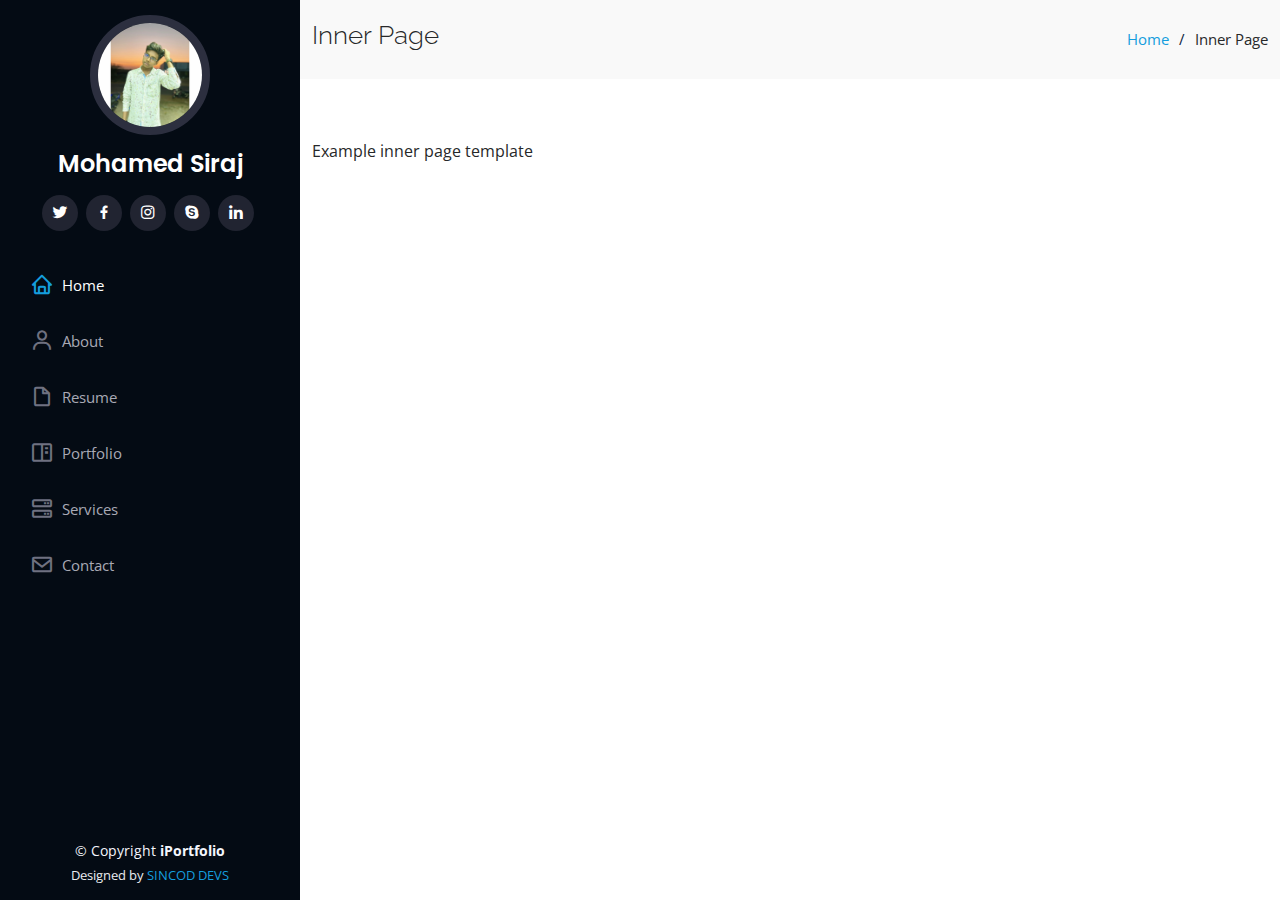
<file: inner-page.html>
<!DOCTYPE html>
<html lang="en">

<head>
  <meta charset="utf-8">
  <meta content="width=device-width, initial-scale=1.0" name="viewport">

  <title>Inner Page - iPortfolio Bootstrap </title>
  <meta content="" name="description">
  <meta content="" name="keywords">

  <!-- Favicons -->
  <link href="assets1/img/favicon.png" rel="icon">
  <link href="assets1/img/apple-touch-icon.png" rel="apple-touch-icon">

  <!-- Google Fonts -->
  <link href="https://fonts.googleapis.com/css?family=Open+Sans:300,300i,400,400i,600,600i,700,700i|Raleway:300,300i,400,400i,500,500i,600,600i,700,700i|Poppins:300,300i,400,400i,500,500i,600,600i,700,700i" rel="stylesheet">

  <!-- Vendor CSS Files -->
  <link href="assets/vendor/aos/aos.css" rel="stylesheet">
  <link href="assets/vendor/bootstrap/css/bootstrap.min.css" rel="stylesheet">
  <link href="assets/vendor/bootstrap-icons/bootstrap-icons.css" rel="stylesheet">
  <link href="assets/vendor/boxicons/css/boxicons.min.css" rel="stylesheet">
  <link href="assets/vendor/glightbox/css/glightbox.min.css" rel="stylesheet">
  <link href="assets/vendor/swiper/swiper-bundle.min.css" rel="stylesheet">

  <!-- Template Main CSS File -->
  <link href="assets/css/style.css" rel="stylesheet">

  <!-- =======================================================
  * Template Name: iPortfolio - v3.7.0
  * Template URL: https://bootstrapmade.com/iportfolio-bootstrap-portfolio-websites-template/
  * Author: BootstrapMade.com
  * License: https://bootstrapmade.com/license/
  ======================================================== -->
</head>

<body>

  <!-- ======= Mobile nav toggle button ======= -->
  <i class="bi bi-list mobile-nav-toggle d-xl-none"></i>

  <!-- ======= Header ======= -->
  <header id="header">
    <div class="d-flex flex-column">

      <div class="profile">
        <img src="siraj.jpg" alt="loading" class="img-fluid rounded-circle">
        <h1 class="text-light"><a href="index.html">Mohamed Siraj</a></h1>
        <div class="social-links mt-3 text-center">
          <a href="#" class="twitter"><i class="bx bxl-twitter"></i></a>
          <a href="https://www.facebook.com/mohamedsiraj.mohamedsiraj.967" class="facebook"><i class="bx bxl-facebook"></i></a>
          <a href="https://instagram.com/mr_dio_walker?igshid=YmMyMTA2M2Y=" class="instagram"><i class="bx bxl-instagram"></i></a>
          <a href="#" class="google-plus"><i class="bx bxl-skype"></i></a>
          <a href="https://www.linkedin.com/in/mohamed-siraj-1a1910234" class="linkedin"><i class="bx bxl-linkedin"></i></a>
        </div>
      </div>

      <nav id="navbar" class="nav-menu navbar">
        <ul>
          <li><a href="#hero" class="nav-link scrollto active"><i class="bx bx-home"></i> <span>Home</span></a></li>
          <li><a href="#about" class="nav-link scrollto"><i class="bx bx-user"></i> <span>About</span></a></li>
          <li><a href="#resume" class="nav-link scrollto"><i class="bx bx-file-blank"></i> <span>Resume</span></a></li>
          <li><a href="#portfolio" class="nav-link scrollto"><i class="bx bx-book-content"></i> <span>Portfolio</span></a></li>
          <li><a href="#services" class="nav-link scrollto"><i class="bx bx-server"></i> <span>Services</span></a></li>
          <li><a href="#contact" class="nav-link scrollto"><i class="bx bx-envelope"></i> <span>Contact</span></a></li>
        </ul>
      </nav><!-- .nav-menu -->
    </div>
  </header><!-- End Header -->


  
  <main id="main">

    <!-- ======= Breadcrumbs ======= -->
    <section class="breadcrumbs">
      <div class="container">

        <div class="d-flex justify-content-between align-items-center">
          <h2>Inner Page</h2>
          <ol>
            <li><a href="index.html">Home</a></li>
            <li>Inner Page</li>
          </ol>
        </div>

      </div>
    </section><!-- End Breadcrumbs -->

    <section class="inner-page">
      <div class="container">
        <p>
          Example inner page template
        </p>
      </div>
    </section>

  </main><!-- End #main -->

  <!-- ======= Footer ======= -->
  <footer id="footer">
    <div class="container">
      <div class="copyright">
        &copy; Copyright <strong><span>iPortfolio</span></strong>
      </div>
      <div class="credits">
        <!-- All the links in the footer should remain intact. -->
        <!-- You can delete the links only if you purchased the pro version. -->
        <!-- Licensing information: https://bootstrapmade.com/license/ -->
        <!-- Purchase the pro version with working PHP/AJAX contact form: https://bootstrapmade.com/iportfolio-bootstrap-portfolio-websites-template/ -->
        Designed by <a href="https://www.sincod.tech/">SINCOD DEVS</a>
      </div>
    </div>
  </footer><!-- End  Footer -->

  <a href="#" class="back-to-top d-flex align-items-center justify-content-center"><i class="bi bi-arrow-up-short"></i></a>

  <!-- Vendor JS Files -->
  <script src="assets/vendor/purecounter/purecounter.js"></script>
  <script src="assets/vendor/aos/aos.js"></script>
  <script src="assets/vendor/bootstrap/js/bootstrap.bundle.min.js"></script>
  <script src="assets/vendor/glightbox/js/glightbox.min.js"></script>
  <script src="assets/vendor/isotope-layout/isotope.pkgd.min.js"></script>
  <script src="assets/vendor/swiper/swiper-bundle.min.js"></script>
  <script src="assets/vendor/typed.js/typed.min.js"></script>
  <script src="assets/vendor/waypoints/noframework.waypoints.js"></script>
  <script src="assets/vendor/php-email-form/validate.js"></script>

  <!-- Template Main JS File -->
  <script src="assets/js/main.js"></script>

</body>

</html>
</file>
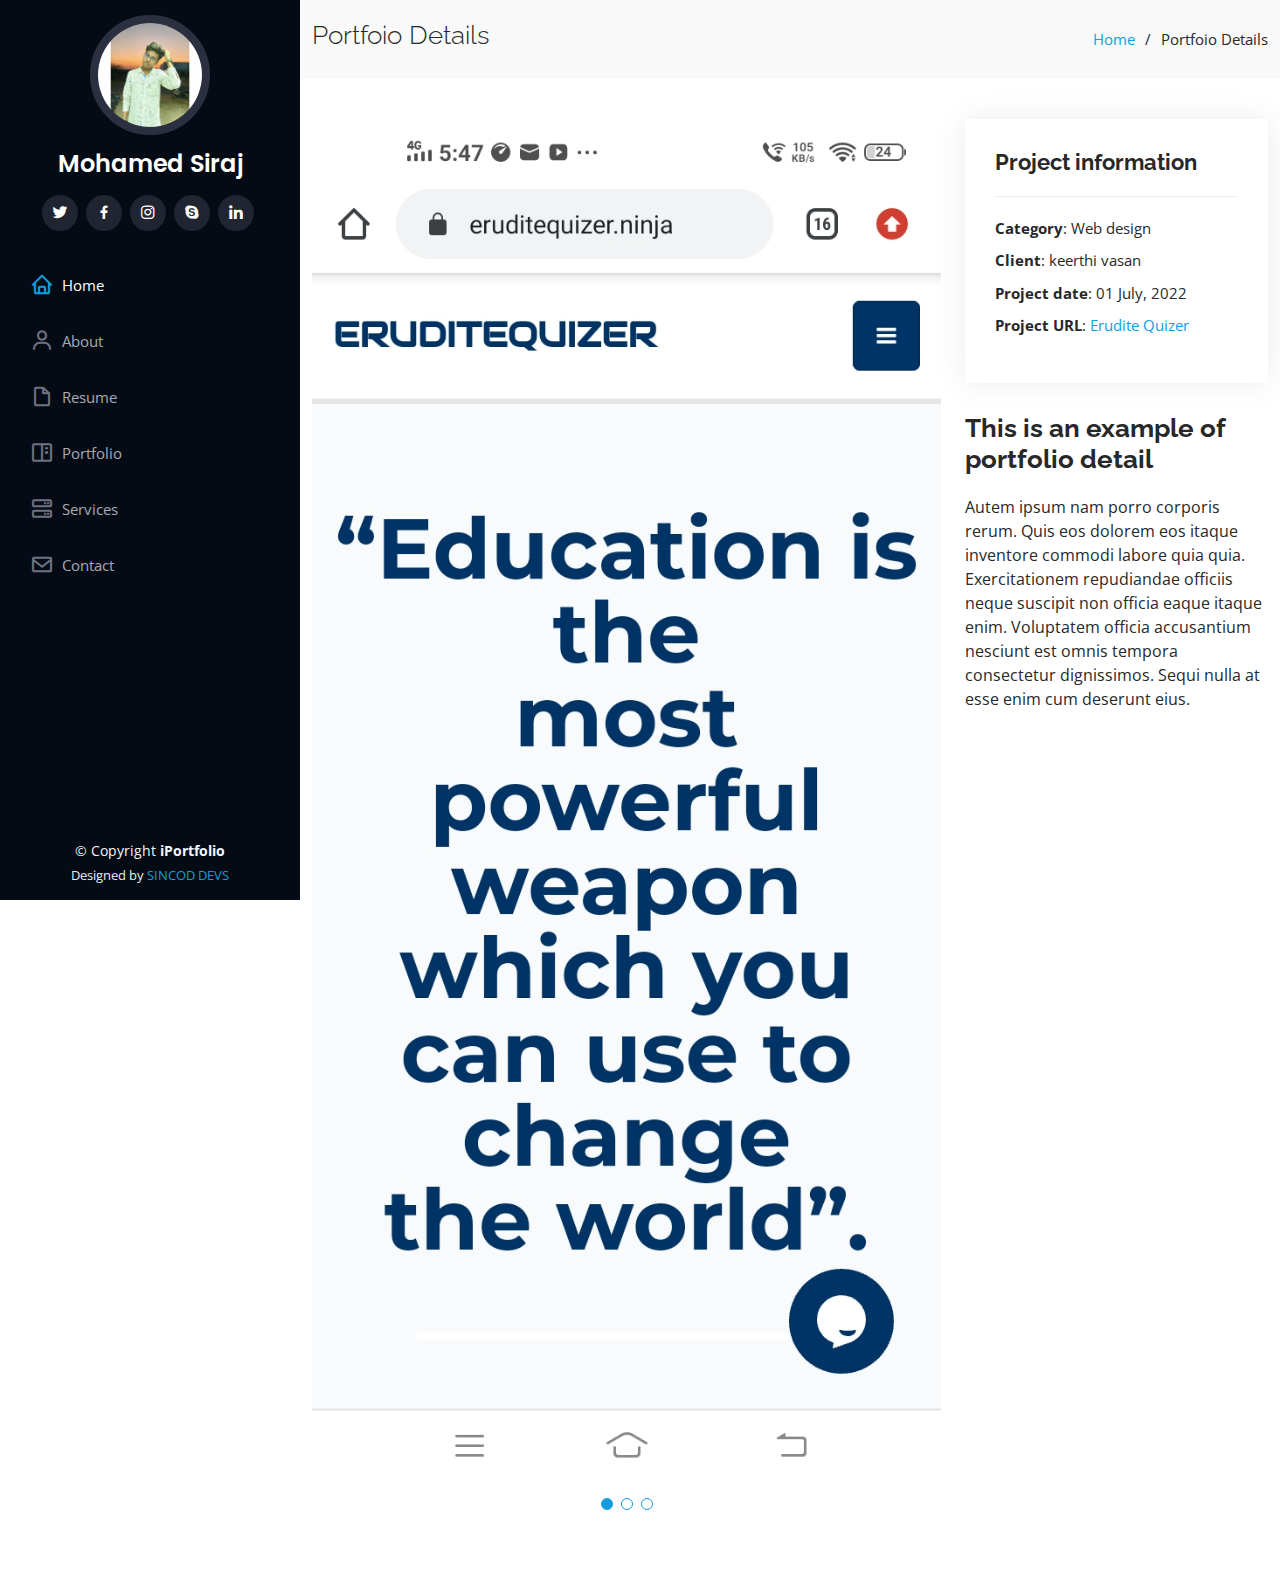
<file: inner-page2.html>
<!DOCTYPE html>
<html lang="en">

<head>
  <meta charset="utf-8">
  <meta content="width=device-width, initial-scale=1.0" name="viewport">

  <title style="font-weight: bold; font-style: normal;" >Portfolio Details - </title>
  <meta content="" name="description">
  <meta content="" name="keywords">

  <!-- Favicons -->
  <link href="assets1/img/favicon.png" rel="icon">
  <link href="assets1/img/apple-touch-icon.png" rel="apple-touch-icon">

  <!-- Google Fonts -->
  <link href="https://fonts.googleapis.com/css?family=Open+Sans:300,300i,400,400i,600,600i,700,700i|Raleway:300,300i,400,400i,500,500i,600,600i,700,700i|Poppins:300,300i,400,400i,500,500i,600,600i,700,700i" rel="stylesheet">

  <!-- Vendor CSS Files -->
  <link href="assets/vendor/aos/aos.css" rel="stylesheet">
  <link href="assets/vendor/bootstrap/css/bootstrap.min.css" rel="stylesheet">
  <link href="assets/vendor/bootstrap-icons/bootstrap-icons.css" rel="stylesheet">
  <link href="assets/vendor/boxicons/css/boxicons.min.css" rel="stylesheet">
  <link href="assets/vendor/glightbox/css/glightbox.min.css" rel="stylesheet">
  <link href="assets/vendor/swiper/swiper-bundle.min.css" rel="stylesheet">

  <!-- Template Main CSS File -->
  <link href="assets/css/style.css" rel="stylesheet">

  <!-- =======================================================
  * Template Name: iPortfolio - v3.7.0
  * Template URL: https://bootstrapmade.com/iportfolio-bootstrap-portfolio-websites-template/
  * Author: BootstrapMade.com
  * License: https://bootstrapmade.com/license/
  ======================================================== -->
</head>



<body>

  <!-- ======= Mobile nav toggle button ======= -->
  <i class="bi bi-list mobile-nav-toggle d-xl-none"></i>

  <!-- ======= Header ======= -->
  <header id="header">
    <div class="d-flex flex-column">

      <div class="profile">
        <img src="siraj.jpg" alt="" class="img-fluid rounded-circle">
        <h1 class="text-light"><a href="index.html">Mohamed Siraj</a></h1>
        <div class="social-links mt-3 text-center">
          <a href="#" class="twitter"><i class="bx bxl-twitter"></i></a>
          <a href="#" class="facebook"><i class="bx bxl-facebook"></i></a>
          <a href="#" class="instagram"><i class="bx bxl-instagram"></i></a>
          <a href="#" class="google-plus"><i class="bx bxl-skype"></i></a>
          <a href="#" class="linkedin"><i class="bx bxl-linkedin"></i></a>
        </div>
      </div>

      <nav id="navbar" class="nav-menu navbar">
        <ul>
          <li><a href="#hero" class="nav-link scrollto active"><i class="bx bx-home"></i> <span>Home</span></a></li>
          <li><a href="#about" class="nav-link scrollto"><i class="bx bx-user"></i> <span>About</span></a></li>
          <li><a href="#resume" class="nav-link scrollto"><i class="bx bx-file-blank"></i> <span>Resume</span></a></li>
          <li><a href="#portfolio" class="nav-link scrollto"><i class="bx bx-book-content"></i> <span>Portfolio</span></a></li>
          <li><a href="#services" class="nav-link scrollto"><i class="bx bx-server"></i> <span>Services</span></a></li>
          <li><a href="#contact" class="nav-link scrollto"><i class="bx bx-envelope"></i> <span>Contact</span></a></li>
        </ul>
      </nav><!-- .nav-menu -->
    </div>
  </header><!-- End Header -->

  <main id="main">

    <!-- ======= Breadcrumbs ======= -->
    <section id="breadcrumbs" class="breadcrumbs">
      <div class="container">

        <div class="d-flex justify-content-between align-items-center">
          <h2 style="font-style:bold; font-family: 'Courier New',Arial, Helvetica, sans-serif Courier, monospace;">Portfoio Details</h2>
          <ol>
            <li><a href="index.html">Home</a></li>
            <li>Portfoio Details</li>
          </ol>
        </div>

      </div>
    </section><!-- End Breadcrumbs -->

    <!-- ======= Portfolio Details Section ======= -->
    <section id="portfolio-details" class="portfolio-details">
      <div class="container">

        <div class="row gy-4">

          <div class="col-lg-8">
            <div class="portfolio-details-slider swiper">
              <div class="swiper-wrapper align-items-center">

                <div class="swiper-slide">
                  <img src="assets1/img/erudite web.jpg" alt="">
                </div>

                <div class="swiper-slide">
                  <img src="assets1/img/ew.jpg" alt="">
                </div>

                <div class="swiper-slide">
                  <img src="assets1/img/ew1.jpg" alt="">
                </div>

              </div>
              <div class="swiper-pagination"></div>
            </div>
          </div>

          <div class="col-lg-4">
            <div class="portfolio-info">
              <h3>Project information</h3>
              <ul>
                <li><strong>Category</strong>: Web design</li>
                <li><strong>Client</strong>: keerthi vasan</li>
                <li><strong>Project date</strong>: 01 July, 2022</li>
                <li><strong>Project URL</strong>: <a href="https://www.eruditequizer.ninja/">Erudite Quizer</a></li>
              </ul>
            </div>
            <div class="portfolio-description">
              <h2>This is an example of portfolio detail</h2>
              <p>
                Autem ipsum nam porro corporis rerum. Quis eos dolorem eos itaque inventore commodi labore quia quia. Exercitationem repudiandae officiis neque suscipit non officia eaque itaque enim. Voluptatem officia accusantium nesciunt est omnis tempora consectetur dignissimos. Sequi nulla at esse enim cum deserunt eius.
              </p>
            </div>
          </div>

        </div>

      </div>
    </section><!-- End Portfolio Details Section -->

  </main><!-- End #main -->

  <!-- ======= Footer ======= -->
  <footer id="footer">
    <div class="container">
      <div class="copyright">
        &copy; Copyright <strong><span>iPortfolio</span></strong>
      </div>
      <div class="credits">
        <!-- All the links in the footer should remain intact. -->
        <!-- You can delete the links only if you purchased the pro version. -->
        <!-- Licensing information: https://bootstrapmade.com/license/ -->
        <!-- Purchase the pro version with working PHP/AJAX contact form: https://bootstrapmade.com/iportfolio-bootstrap-portfolio-websites-template/ -->
        Designed by <a href="https://sincod.tech/">SINCOD DEVS</a>
      </div>
    </div>
  </footer><!-- End  Footer -->

  <a href="#" class="back-to-top d-flex align-items-center justify-content-center"><i class="bi bi-arrow-up-short"></i></a>

  <!-- Vendor JS Files -->
  <script src="assets/vendor/purecounter/purecounter.js"></script>
  <script src="assets/vendor/aos/aos.js"></script>
  <script src="assets/vendor/bootstrap/js/bootstrap.bundle.min.js"></script>
  <script src="assets/vendor/glightbox/js/glightbox.min.js"></script>
  <script src="assets/vendor/isotope-layout/isotope.pkgd.min.js"></script>
  <script src="assets/vendor/swiper/swiper-bundle.min.js"></script>
  <script src="assets/vendor/typed.js/typed.min.js"></script>
  <script src="assets/vendor/waypoints/noframework.waypoints.js"></script>
  <script src="assets/vendor/php-email-form/validate.js"></script>

  <!-- Template Main JS File -->
  <script src="assets/js/main.js"></script>

</body>

</html>
</file>
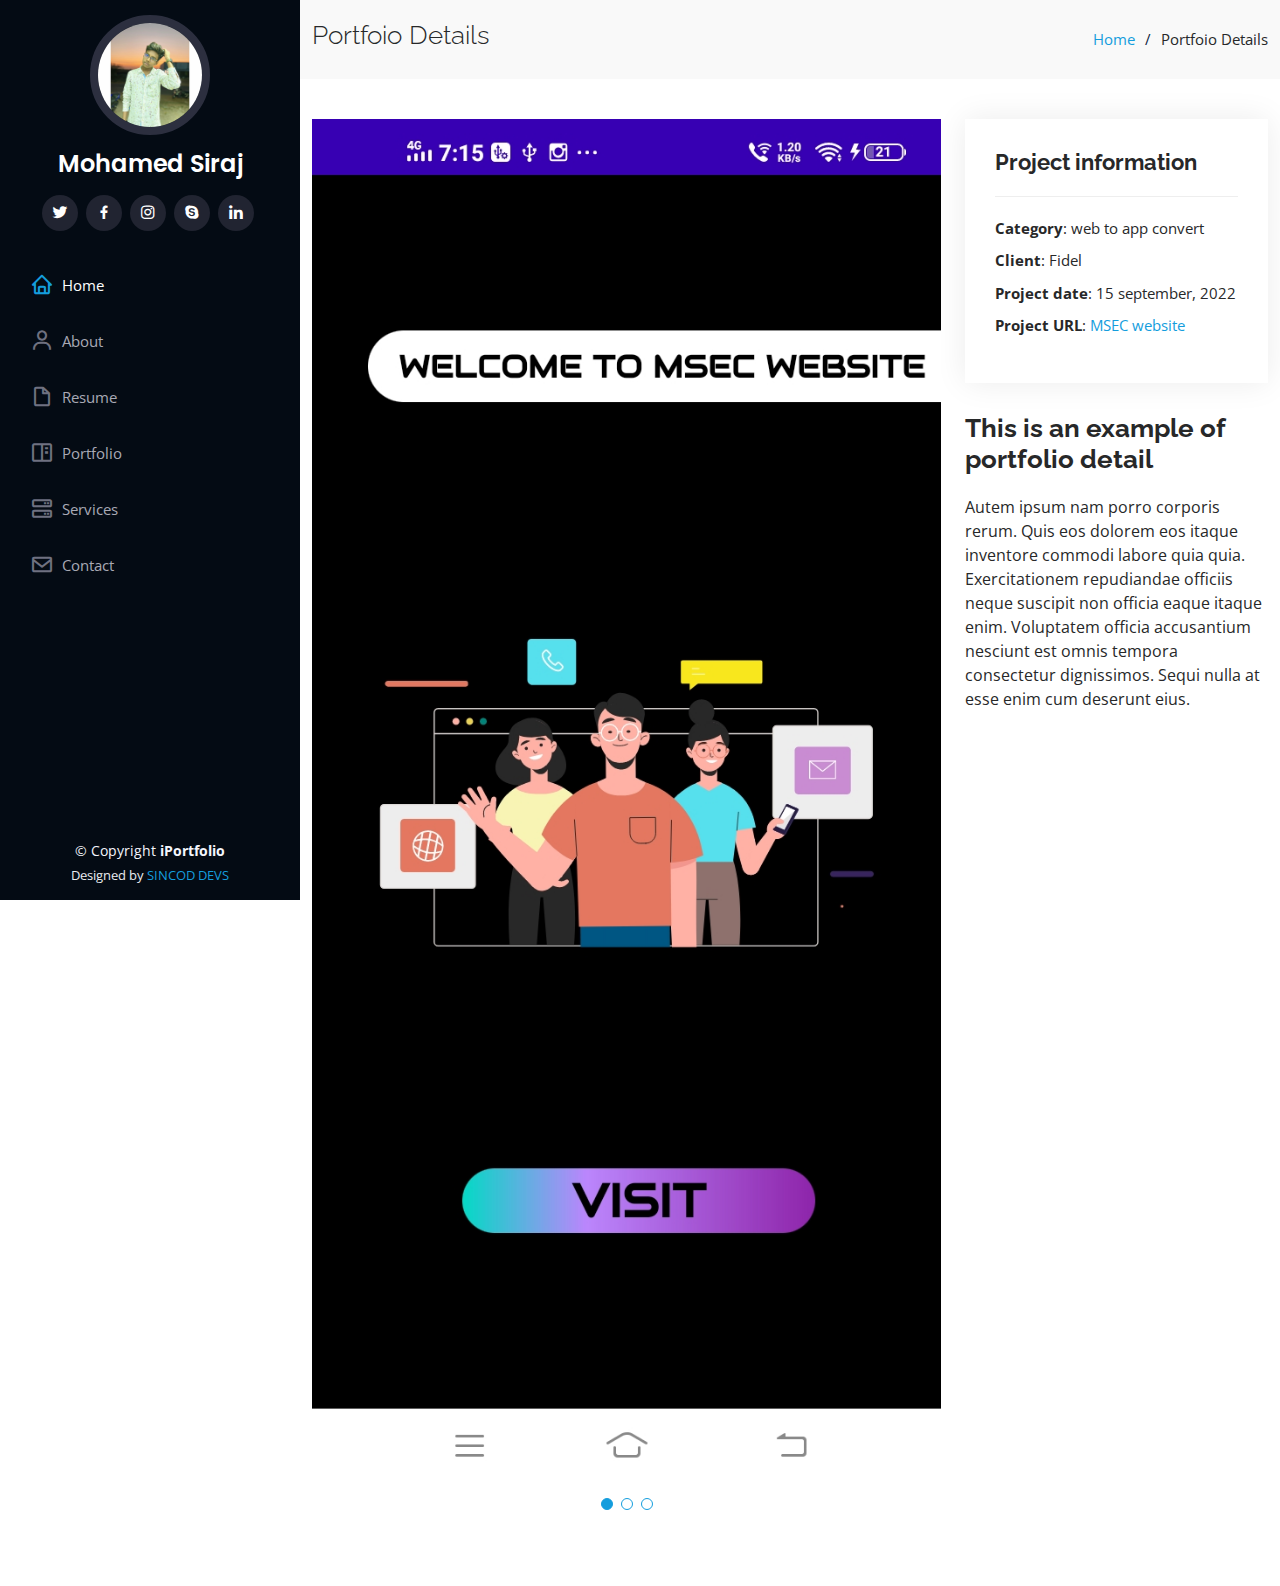
<file: portfolio-converter.html>
<!DOCTYPE html>
<html lang="en">

<head>
  <meta charset="utf-8">
  <meta content="width=device-width, initial-scale=1.0" name="viewport">

  <title>Portfolio Details - iPortfolio Bootstrap Template</title>
  <meta content="" name="description">
  <meta content="" name="keywords">

  <!-- Favicons -->
  <link href="assets1/img/favicon.png" rel="icon">
  <link href="assets1/img/apple-touch-icon.png" rel="apple-touch-icon">

  <!-- Google Fonts -->
  <link href="https://fonts.googleapis.com/css?family=Open+Sans:300,300i,400,400i,600,600i,700,700i|Raleway:300,300i,400,400i,500,500i,600,600i,700,700i|Poppins:300,300i,400,400i,500,500i,600,600i,700,700i" rel="stylesheet">

  <!-- Vendor CSS Files -->
  <link href="assets/vendor/aos/aos.css" rel="stylesheet">
  <link href="assets/vendor/bootstrap/css/bootstrap.min.css" rel="stylesheet">
  <link href="assets/vendor/bootstrap-icons/bootstrap-icons.css" rel="stylesheet">
  <link href="assets/vendor/boxicons/css/boxicons.min.css" rel="stylesheet">
  <link href="assets/vendor/glightbox/css/glightbox.min.css" rel="stylesheet">
  <link href="assets/vendor/swiper/swiper-bundle.min.css" rel="stylesheet">

  <!-- Template Main CSS File -->
  <link href="assets/css/style.css" rel="stylesheet">

  <!-- =======================================================
  * Template Name: iPortfolio - v3.7.0
  * Template URL: https://bootstrapmade.com/iportfolio-bootstrap-portfolio-websites-template/
  * Author: BootstrapMade.com
  * License: https://bootstrapmade.com/license/
  ======================================================== -->
</head>



<body>

  <!-- ======= Mobile nav toggle button ======= -->
  <i class="bi bi-list mobile-nav-toggle d-xl-none"></i>

  <!-- ======= Header ======= -->
  <header id="header">
    <div class="d-flex flex-column">

      <div class="profile">
        <img src="siraj.jpg" alt="" class="img-fluid rounded-circle">
        <h1 class="text-light"><a href="index.html">Mohamed Siraj</a></h1>
        <div class="social-links mt-3 text-center">
          <a href="#" class="twitter"><i class="bx bxl-twitter"></i></a>
          <a href="#" class="facebook"><i class="bx bxl-facebook"></i></a>
          <a href="#" class="instagram"><i class="bx bxl-instagram"></i></a>
          <a href="#" class="google-plus"><i class="bx bxl-skype"></i></a>
          <a href="#" class="linkedin"><i class="bx bxl-linkedin"></i></a>
        </div>
      </div>

      <nav id="navbar" class="nav-menu navbar">
        <ul>
          <li><a href="#hero" class="nav-link scrollto active"><i class="bx bx-home"></i> <span>Home</span></a></li>
          <li><a href="#about" class="nav-link scrollto"><i class="bx bx-user"></i> <span>About</span></a></li>
          <li><a href="#resume" class="nav-link scrollto"><i class="bx bx-file-blank"></i> <span>Resume</span></a></li>
          <li><a href="#portfolio" class="nav-link scrollto"><i class="bx bx-book-content"></i> <span>Portfolio</span></a></li>
          <li><a href="#services" class="nav-link scrollto"><i class="bx bx-server"></i> <span>Services</span></a></li>
          <li><a href="#contact" class="nav-link scrollto"><i class="bx bx-envelope"></i> <span>Contact</span></a></li>
        </ul>
      </nav><!-- .nav-menu -->
    </div>
  </header><!-- End Header -->

  <main id="main">

    <!-- ======= Breadcrumbs ======= -->
    <section id="breadcrumbs" class="breadcrumbs">
      <div class="container">

        <div class="d-flex justify-content-between align-items-center">
          <h2>Portfoio Details</h2>
          <ol>
            <li><a href="index.html">Home</a></li>
            <li>Portfoio Details</li>
          </ol>
        </div>

      </div>
    </section><!-- End Breadcrumbs -->

    <!-- ======= Portfolio Details Section ======= -->
    <section id="portfolio-details" class="portfolio-details">
      <div class="container">

        <div class="row gy-4">

          <div class="col-lg-8">
            <div class="portfolio-details-slider swiper">
              <div class="swiper-wrapper align-items-center">

                <div class="swiper-slide">
                  <img src="assets1/img/appmsec.jpg" alt="">
                </div>

                <div class="swiper-slide">
                  <img src="assets1/img/webapp.jpg" alt="">
                </div>

                <div class="swiper-slide">
                  <img src="assets1/img/login3.jpg" alt="">
                </div>

              </div>
              <div class="swiper-pagination"></div>
            </div>
          </div>

          <div class="col-lg-4">
            <div class="portfolio-info">
              <h3>Project information</h3>
              <ul>
                <li><strong>Category</strong>: web to app convert </li>
                <li><strong>Client</strong>: Fidel</li>
                <li><strong>Project date</strong>: 15 september, 2022</li>
                <li><strong>Project URL</strong>: <a href="http://msec.org.in/">MSEC website</a></li>
              </ul>
            </div>
            <div class="portfolio-description">
              <h2>This is an example of portfolio detail</h2>
              <p>
                Autem ipsum nam porro corporis rerum. Quis eos dolorem eos itaque inventore commodi labore quia quia. Exercitationem repudiandae officiis neque suscipit non officia eaque itaque enim. Voluptatem officia accusantium nesciunt est omnis tempora consectetur dignissimos. Sequi nulla at esse enim cum deserunt eius.
              </p>
            </div>
          </div>

        </div>

      </div>
    </section><!-- End Portfolio Details Section -->

  </main><!-- End #main -->

  <!-- ======= Footer ======= -->
  <footer id="footer">
    <div class="container">
      <div class="copyright">
        &copy; Copyright <strong><span>iPortfolio</span></strong>
      </div>
      <div class="credits">
        <!-- All the links in the footer should remain intact. -->
        <!-- You can delete the links only if you purchased the pro version. -->
        <!-- Licensing information: https://bootstrapmade.com/license/ -->
        <!-- Purchase the pro version with working PHP/AJAX contact form: https://bootstrapmade.com/iportfolio-bootstrap-portfolio-websites-template/ -->
        Designed by <a href="https://sincod.tech/">SINCOD DEVS</a>
      </div>
    </div>
  </footer><!-- End  Footer -->

  <a href="#" class="back-to-top d-flex align-items-center justify-content-center"><i class="bi bi-arrow-up-short"></i></a>

  <!-- Vendor JS Files -->
  <script src="assets/vendor/purecounter/purecounter.js"></script>
  <script src="assets/vendor/aos/aos.js"></script>
  <script src="assets/vendor/bootstrap/js/bootstrap.bundle.min.js"></script>
  <script src="assets/vendor/glightbox/js/glightbox.min.js"></script>
  <script src="assets/vendor/isotope-layout/isotope.pkgd.min.js"></script>
  <script src="assets/vendor/swiper/swiper-bundle.min.js"></script>
  <script src="assets/vendor/typed.js/typed.min.js"></script>
  <script src="assets/vendor/waypoints/noframework.waypoints.js"></script>
  <script src="assets/vendor/php-email-form/validate.js"></script>

  <!-- Template Main JS File -->
  <script src="assets/js/main.js"></script>

</body>

</html>
</file>
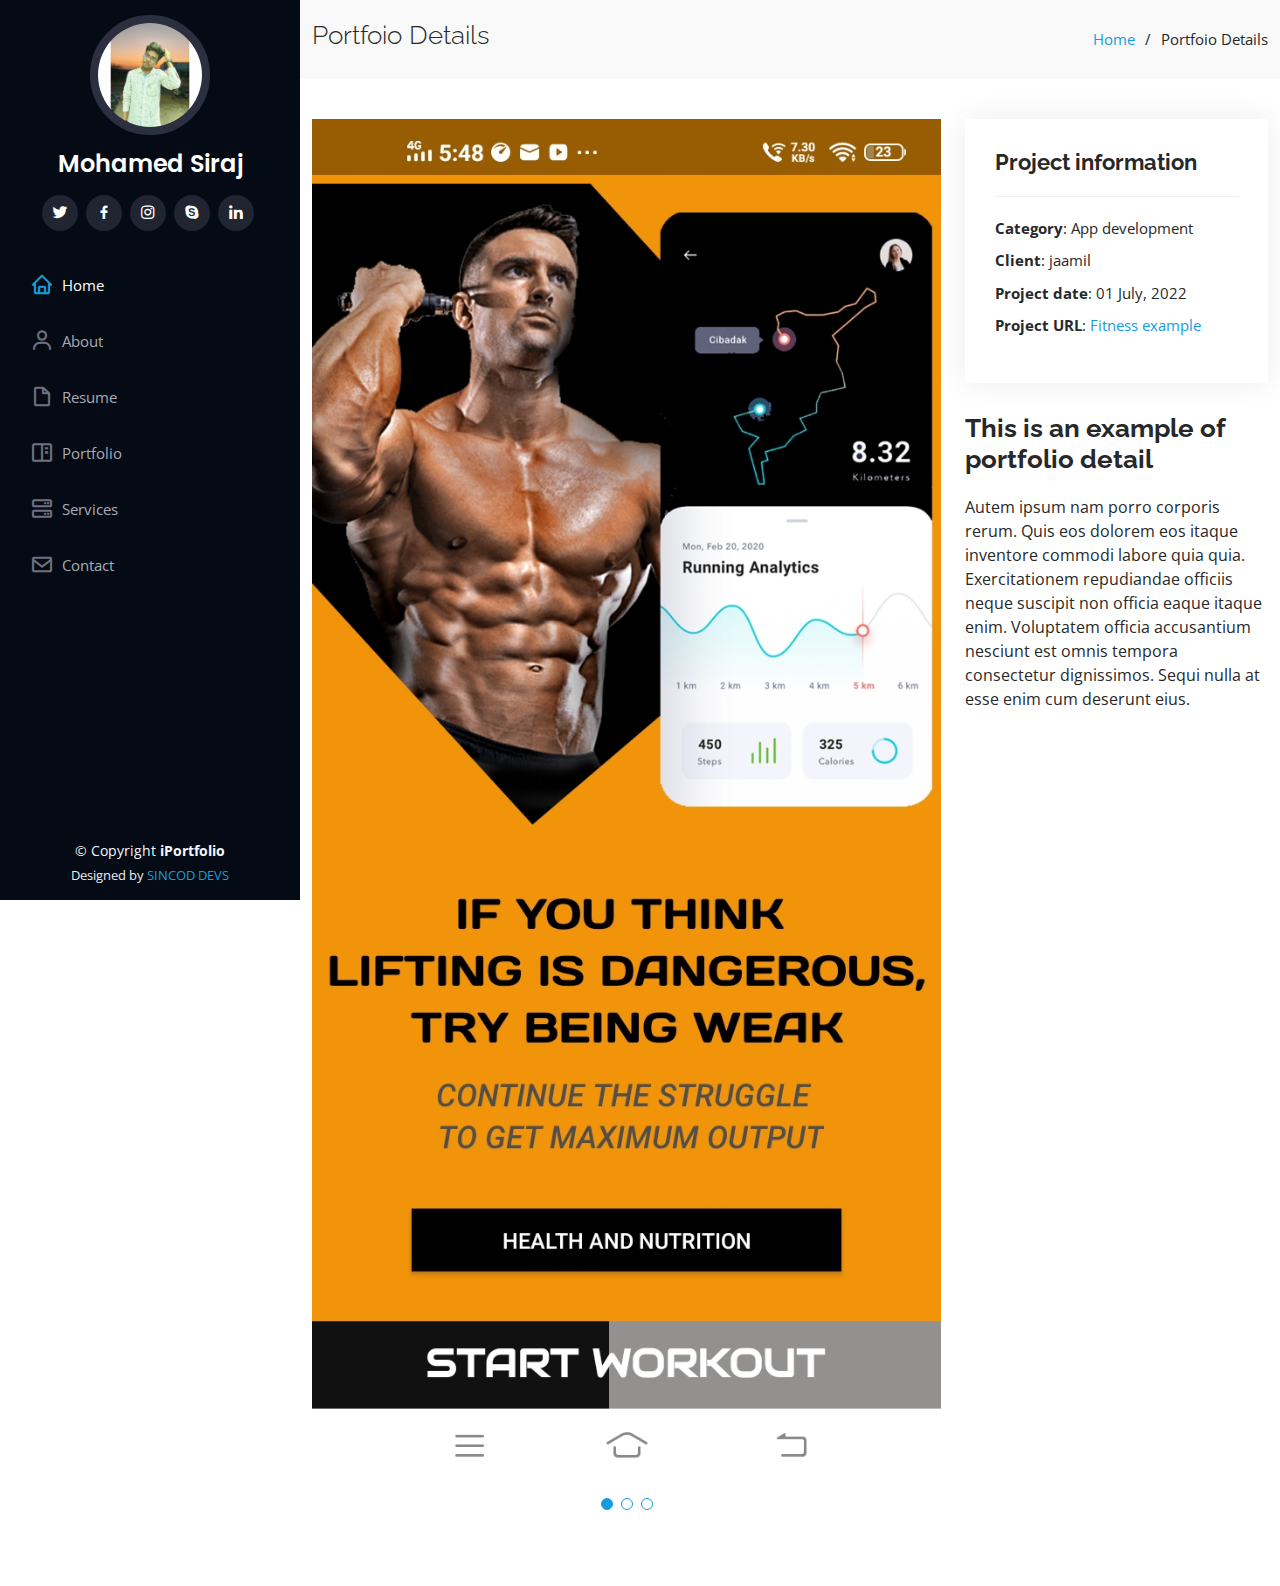
<file: portfolio-details.html>
<!DOCTYPE html>
<html lang="en">

<head>
  <meta charset="utf-8">
  <meta content="width=device-width, initial-scale=1.0" name="viewport">

  <title>Portfolio Details - iPortfolio Bootstrap Template</title>
  <meta content="" name="description">
  <meta content="" name="keywords">

  <!-- Favicons -->
  <link href="assets1/img/favicon.png" rel="icon">
  <link href="assets1/img/apple-touch-icon.png" rel="apple-touch-icon">

  <!-- Google Fonts -->
  <link href="https://fonts.googleapis.com/css?family=Open+Sans:300,300i,400,400i,600,600i,700,700i|Raleway:300,300i,400,400i,500,500i,600,600i,700,700i|Poppins:300,300i,400,400i,500,500i,600,600i,700,700i" rel="stylesheet">

  <!-- Vendor CSS Files -->
  <link href="assets/vendor/aos/aos.css" rel="stylesheet">
  <link href="assets/vendor/bootstrap/css/bootstrap.min.css" rel="stylesheet">
  <link href="assets/vendor/bootstrap-icons/bootstrap-icons.css" rel="stylesheet">
  <link href="assets/vendor/boxicons/css/boxicons.min.css" rel="stylesheet">
  <link href="assets/vendor/glightbox/css/glightbox.min.css" rel="stylesheet">
  <link href="assets/vendor/swiper/swiper-bundle.min.css" rel="stylesheet">

  <!-- Template Main CSS File -->
  <link href="assets/css/style.css" rel="stylesheet">

  <!-- =======================================================
  * Template Name: iPortfolio - v3.7.0
  * Template URL: https://bootstrapmade.com/iportfolio-bootstrap-portfolio-websites-template/
  * Author: BootstrapMade.com
  * License: https://bootstrapmade.com/license/
  ======================================================== -->
</head>



<body>

  <!-- ======= Mobile nav toggle button ======= -->
  <i class="bi bi-list mobile-nav-toggle d-xl-none"></i>

  <!-- ======= Header ======= -->
  <header id="header">
    <div class="d-flex flex-column">

      <div class="profile">
        <img src="siraj.jpg" alt="" class="img-fluid rounded-circle">
        <h1 class="text-light"><a href="index.html">Mohamed Siraj</a></h1>
        <div class="social-links mt-3 text-center">
          <a href="#" class="twitter"><i class="bx bxl-twitter"></i></a>
          <a href="#" class="facebook"><i class="bx bxl-facebook"></i></a>
          <a href="#" class="instagram"><i class="bx bxl-instagram"></i></a>
          <a href="#" class="google-plus"><i class="bx bxl-skype"></i></a>
          <a href="#" class="linkedin"><i class="bx bxl-linkedin"></i></a>
        </div>
      </div>

      <nav id="navbar" class="nav-menu navbar">
        <ul>
          <li><a href="#hero" class="nav-link scrollto active"><i class="bx bx-home"></i> <span>Home</span></a></li>
          <li><a href="#about" class="nav-link scrollto"><i class="bx bx-user"></i> <span>About</span></a></li>
          <li><a href="#resume" class="nav-link scrollto"><i class="bx bx-file-blank"></i> <span>Resume</span></a></li>
          <li><a href="#portfolio" class="nav-link scrollto"><i class="bx bx-book-content"></i> <span>Portfolio</span></a></li>
          <li><a href="#services" class="nav-link scrollto"><i class="bx bx-server"></i> <span>Services</span></a></li>
          <li><a href="#contact" class="nav-link scrollto"><i class="bx bx-envelope"></i> <span>Contact</span></a></li>
        </ul>
      </nav><!-- .nav-menu -->
    </div>
  </header><!-- End Header -->

  <main id="main">

    <!-- ======= Breadcrumbs ======= -->
    <section id="breadcrumbs" class="breadcrumbs">
      <div class="container">

        <div class="d-flex justify-content-between align-items-center">
          <h2>Portfoio Details</h2>
          <ol>
            <li><a href="index.html">Home</a></li>
            <li>Portfoio Details</li>
          </ol>
        </div>

      </div>
    </section><!-- End Breadcrumbs -->

    <!-- ======= Portfolio Details Section ======= -->
    <section id="portfolio-details" class="portfolio-details">
      <div class="container">

        <div class="row gy-4">

          <div class="col-lg-8">
            <div class="portfolio-details-slider swiper">
              <div class="swiper-wrapper align-items-center">

                <div class="swiper-slide">
                  <img src="assets1/img/fitness.jpg" alt="">
                </div>

                <div class="swiper-slide">
                  <img src="assets1/img/fitness1.jpg" alt="">
                </div>

                <div class="swiper-slide">
                  <img src="assets1/img/fitness3.jpg" alt="">
                </div>

              </div>
              <div class="swiper-pagination"></div>
            </div>
          </div>

          <div class="col-lg-4">
            <div class="portfolio-info">
              <h3>Project information</h3>
              <ul>
                <li><strong>Category</strong>: App development</li>
                <li><strong>Client</strong>: jaamil</li>
                <li><strong>Project date</strong>: 01 July, 2022</li>
                <li><strong>Project URL</strong>: <a href="https://play.google.com/store/apps/details?id=fitness.online.app&hl=en_IN&gl=US">Fitness example</a></li>
              </ul>
            </div>
            <div class="portfolio-description">
              <h2>This is an example of portfolio detail</h2>
              <p>
                Autem ipsum nam porro corporis rerum. Quis eos dolorem eos itaque inventore commodi labore quia quia. Exercitationem repudiandae officiis neque suscipit non officia eaque itaque enim. Voluptatem officia accusantium nesciunt est omnis tempora consectetur dignissimos. Sequi nulla at esse enim cum deserunt eius.
              </p>
            </div>
          </div>

        </div>

      </div>
    </section><!-- End Portfolio Details Section -->

  </main><!-- End #main -->

  <!-- ======= Footer ======= -->
  <footer id="footer">
    <div class="container">
      <div class="copyright">
        &copy; Copyright <strong><span>iPortfolio</span></strong>
      </div>
      <div class="credits">
        <!-- All the links in the footer should remain intact. -->
        <!-- You can delete the links only if you purchased the pro version. -->
        <!-- Licensing information: https://bootstrapmade.com/license/ -->
        <!-- Purchase the pro version with working PHP/AJAX contact form: https://bootstrapmade.com/iportfolio-bootstrap-portfolio-websites-template/ -->
        Designed by <a href="https://sincod.tech/">SINCOD DEVS</a>
      </div>
    </div>
  </footer><!-- End  Footer -->

  <a href="#" class="back-to-top d-flex align-items-center justify-content-center"><i class="bi bi-arrow-up-short"></i></a>

  <!-- Vendor JS Files -->
  <script src="assets/vendor/purecounter/purecounter.js"></script>
  <script src="assets/vendor/aos/aos.js"></script>
  <script src="assets/vendor/bootstrap/js/bootstrap.bundle.min.js"></script>
  <script src="assets/vendor/glightbox/js/glightbox.min.js"></script>
  <script src="assets/vendor/isotope-layout/isotope.pkgd.min.js"></script>
  <script src="assets/vendor/swiper/swiper-bundle.min.js"></script>
  <script src="assets/vendor/typed.js/typed.min.js"></script>
  <script src="assets/vendor/waypoints/noframework.waypoints.js"></script>
  <script src="assets/vendor/php-email-form/validate.js"></script>

  <!-- Template Main JS File -->
  <script src="assets/js/main.js"></script>

</body>

</html>
</file>
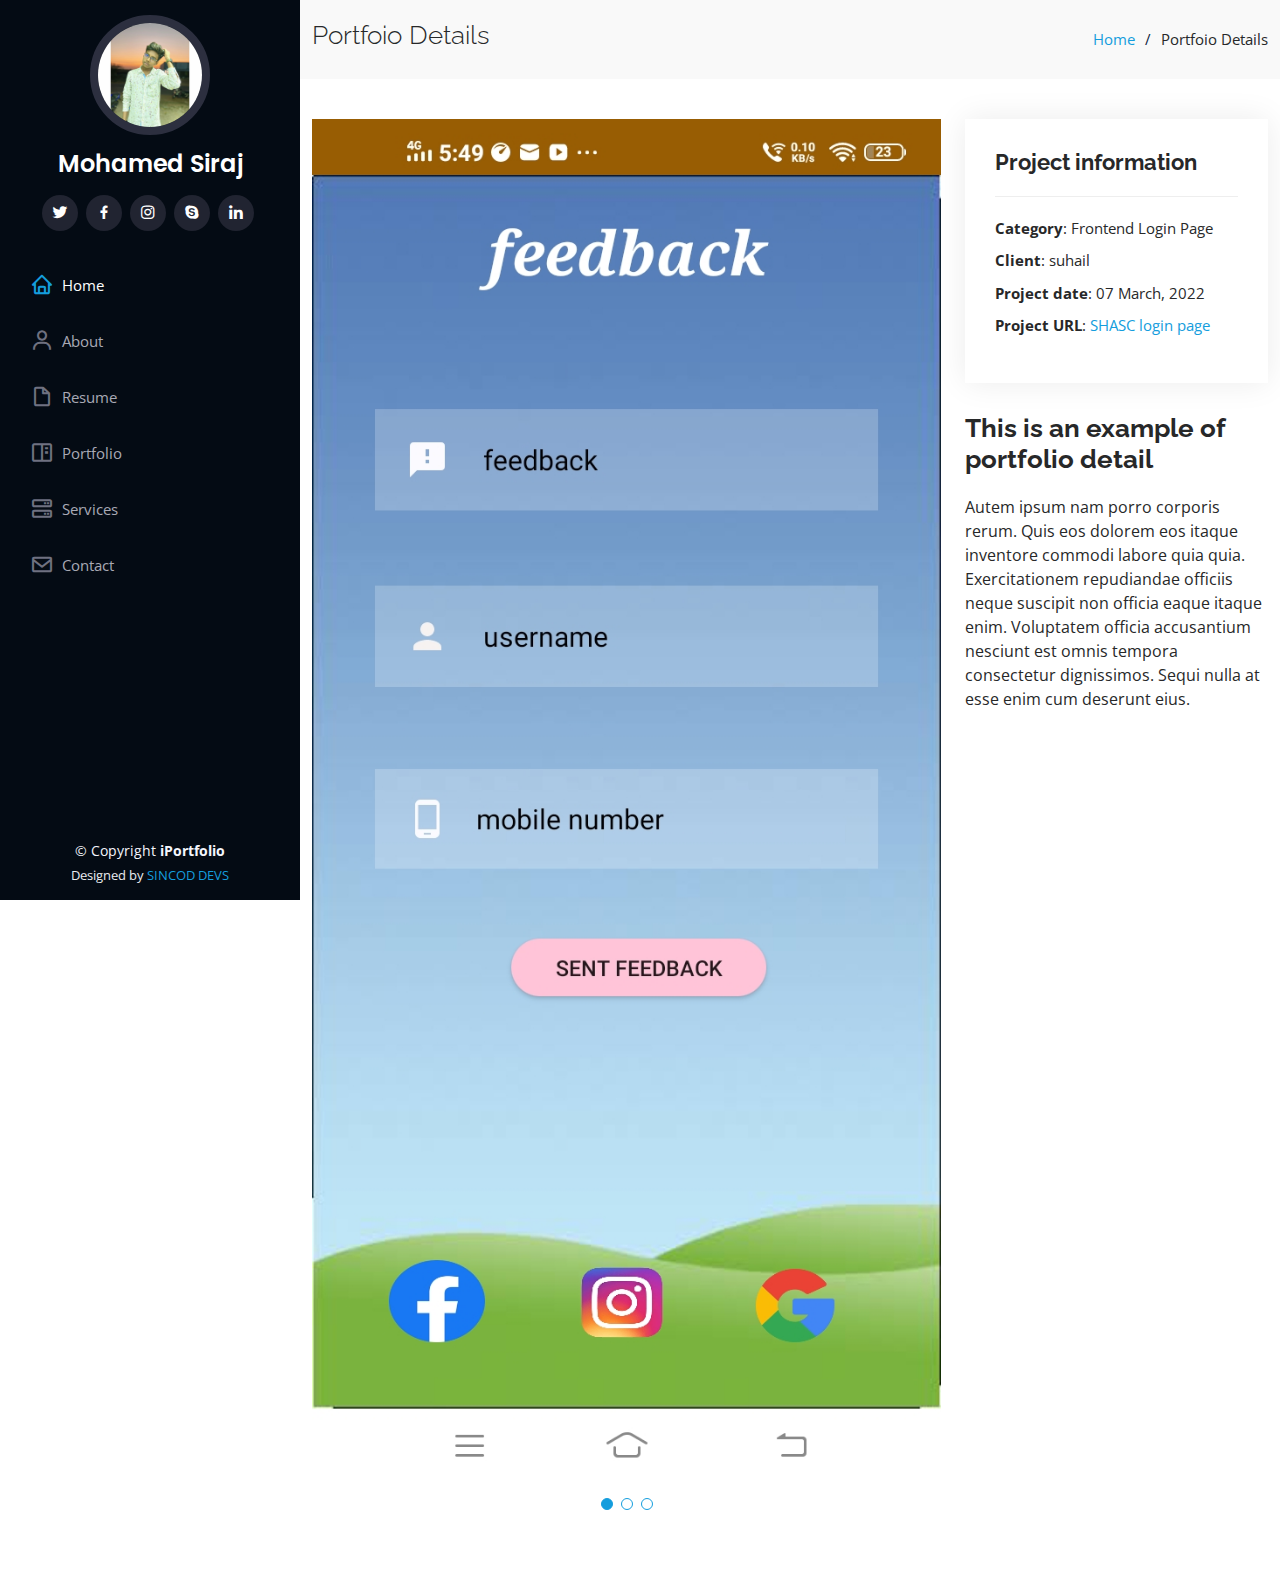
<file: portfolio-login.html>
<!DOCTYPE html>
<html lang="en">

<head>
  <meta charset="utf-8">
  <meta content="width=device-width, initial-scale=1.0" name="viewport">

  <title>Portfolio Details - iPortfolio Bootstrap Template</title>
  <meta content="" name="description">
  <meta content="" name="keywords">

  <!-- Favicons -->
  <link href="assets1/img/favicon.png" rel="icon">
  <link href="assets1/img/apple-touch-icon.png" rel="apple-touch-icon">

  <!-- Google Fonts -->
  <link href="https://fonts.googleapis.com/css?family=Open+Sans:300,300i,400,400i,600,600i,700,700i|Raleway:300,300i,400,400i,500,500i,600,600i,700,700i|Poppins:300,300i,400,400i,500,500i,600,600i,700,700i" rel="stylesheet">

  <!-- Vendor CSS Files -->
  <link href="assets/vendor/aos/aos.css" rel="stylesheet">
  <link href="assets/vendor/bootstrap/css/bootstrap.min.css" rel="stylesheet">
  <link href="assets/vendor/bootstrap-icons/bootstrap-icons.css" rel="stylesheet">
  <link href="assets/vendor/boxicons/css/boxicons.min.css" rel="stylesheet">
  <link href="assets/vendor/glightbox/css/glightbox.min.css" rel="stylesheet">
  <link href="assets/vendor/swiper/swiper-bundle.min.css" rel="stylesheet">

  <!-- Template Main CSS File -->
  <link href="assets/css/style.css" rel="stylesheet">

  <!-- =======================================================
  * Template Name: iPortfolio - v3.7.0
  * Template URL: https://bootstrapmade.com/iportfolio-bootstrap-portfolio-websites-template/
  * Author: BootstrapMade.com
  * License: https://bootstrapmade.com/license/
  ======================================================== -->
</head>



<body>

  <!-- ======= Mobile nav toggle button ======= -->
  <i class="bi bi-list mobile-nav-toggle d-xl-none"></i>

  <!-- ======= Header ======= -->
  <header id="header">
    <div class="d-flex flex-column">

      <div class="profile">
        <img src="siraj.jpg" alt="" class="img-fluid rounded-circle">
        <h1 class="text-light"><a href="index.html">Mohamed Siraj</a></h1>
        <div class="social-links mt-3 text-center">
          <a href="#" class="twitter"><i class="bx bxl-twitter"></i></a>
          <a href="#" class="facebook"><i class="bx bxl-facebook"></i></a>
          <a href="#" class="instagram"><i class="bx bxl-instagram"></i></a>
          <a href="#" class="google-plus"><i class="bx bxl-skype"></i></a>
          <a href="#" class="linkedin"><i class="bx bxl-linkedin"></i></a>
        </div>
      </div>

      <nav id="navbar" class="nav-menu navbar">
        <ul>
          <li><a href="#hero" class="nav-link scrollto active"><i class="bx bx-home"></i> <span>Home</span></a></li>
          <li><a href="#about" class="nav-link scrollto"><i class="bx bx-user"></i> <span>About</span></a></li>
          <li><a href="#resume" class="nav-link scrollto"><i class="bx bx-file-blank"></i> <span>Resume</span></a></li>
          <li><a href="#portfolio" class="nav-link scrollto"><i class="bx bx-book-content"></i> <span>Portfolio</span></a></li>
          <li><a href="#services" class="nav-link scrollto"><i class="bx bx-server"></i> <span>Services</span></a></li>
          <li><a href="#contact" class="nav-link scrollto"><i class="bx bx-envelope"></i> <span>Contact</span></a></li>
        </ul>
      </nav><!-- .nav-menu -->
    </div>
  </header><!-- End Header -->

  <main id="main">

    <!-- ======= Breadcrumbs ======= -->
    <section id="breadcrumbs" class="breadcrumbs">
      <div class="container">

        <div class="d-flex justify-content-between align-items-center">
          <h2>Portfoio Details</h2>
          <ol>
            <li><a href="index.html">Home</a></li>
            <li>Portfoio Details</li>
          </ol>
        </div>

      </div>
    </section><!-- End Breadcrumbs -->

    <!-- ======= Portfolio Details Section ======= -->
    <section id="portfolio-details" class="portfolio-details">
      <div class="container">

        <div class="row gy-4">

          <div class="col-lg-8">
            <div class="portfolio-details-slider swiper">
              <div class="swiper-wrapper align-items-center">

                <div class="swiper-slide">
                  <img src="assets1/img/login.jpg" alt="">
                </div>

                <div class="swiper-slide">
                  <img src="assets1/img/login1.jpg" alt="">
                </div>

                <div class="swiper-slide">
                  <img src="assets1/img/login3.jpg" alt="">
                </div>

              </div>
              <div class="swiper-pagination"></div>
            </div>
          </div>

          <div class="col-lg-4">
            <div class="portfolio-info">
              <h3>Project information</h3>
              <ul>
                <li><strong>Category</strong>: Frontend Login Page </li>
                <li><strong>Client</strong>: suhail</li>
                <li><strong>Project date</strong>: 07 March, 2022</li>
                <li><strong>Project URL</strong>: <a href="http://www.shartsandscience-edu.in/login.html">SHASC login page</a></li>
              </ul>
            </div>
            <div class="portfolio-description">
              <h2>This is an example of portfolio detail</h2>
              <p>
                Autem ipsum nam porro corporis rerum. Quis eos dolorem eos itaque inventore commodi labore quia quia. Exercitationem repudiandae officiis neque suscipit non officia eaque itaque enim. Voluptatem officia accusantium nesciunt est omnis tempora consectetur dignissimos. Sequi nulla at esse enim cum deserunt eius.
              </p>
            </div>
          </div>

        </div>

      </div>
    </section><!-- End Portfolio Details Section -->

  </main><!-- End #main -->

  <!-- ======= Footer ======= -->
  <footer id="footer">
    <div class="container">
      <div class="copyright">
        &copy; Copyright <strong><span>iPortfolio</span></strong>
      </div>
      <div class="credits">
        <!-- All the links in the footer should remain intact. -->
        <!-- You can delete the links only if you purchased the pro version. -->
        <!-- Licensing information: https://bootstrapmade.com/license/ -->
        <!-- Purchase the pro version with working PHP/AJAX contact form: https://bootstrapmade.com/iportfolio-bootstrap-portfolio-websites-template/ -->
        Designed by <a href="https://sincod.tech/">SINCOD DEVS</a>
      </div>
    </div>
  </footer><!-- End  Footer -->

  <a href="#" class="back-to-top d-flex align-items-center justify-content-center"><i class="bi bi-arrow-up-short"></i></a>

  <!-- Vendor JS Files -->
  <script src="assets/vendor/purecounter/purecounter.js"></script>
  <script src="assets/vendor/aos/aos.js"></script>
  <script src="assets/vendor/bootstrap/js/bootstrap.bundle.min.js"></script>
  <script src="assets/vendor/glightbox/js/glightbox.min.js"></script>
  <script src="assets/vendor/isotope-layout/isotope.pkgd.min.js"></script>
  <script src="assets/vendor/swiper/swiper-bundle.min.js"></script>
  <script src="assets/vendor/typed.js/typed.min.js"></script>
  <script src="assets/vendor/waypoints/noframework.waypoints.js"></script>
  <script src="assets/vendor/php-email-form/validate.js"></script>

  <!-- Template Main JS File -->
  <script src="assets/js/main.js"></script>

</body>

</html>
</file>
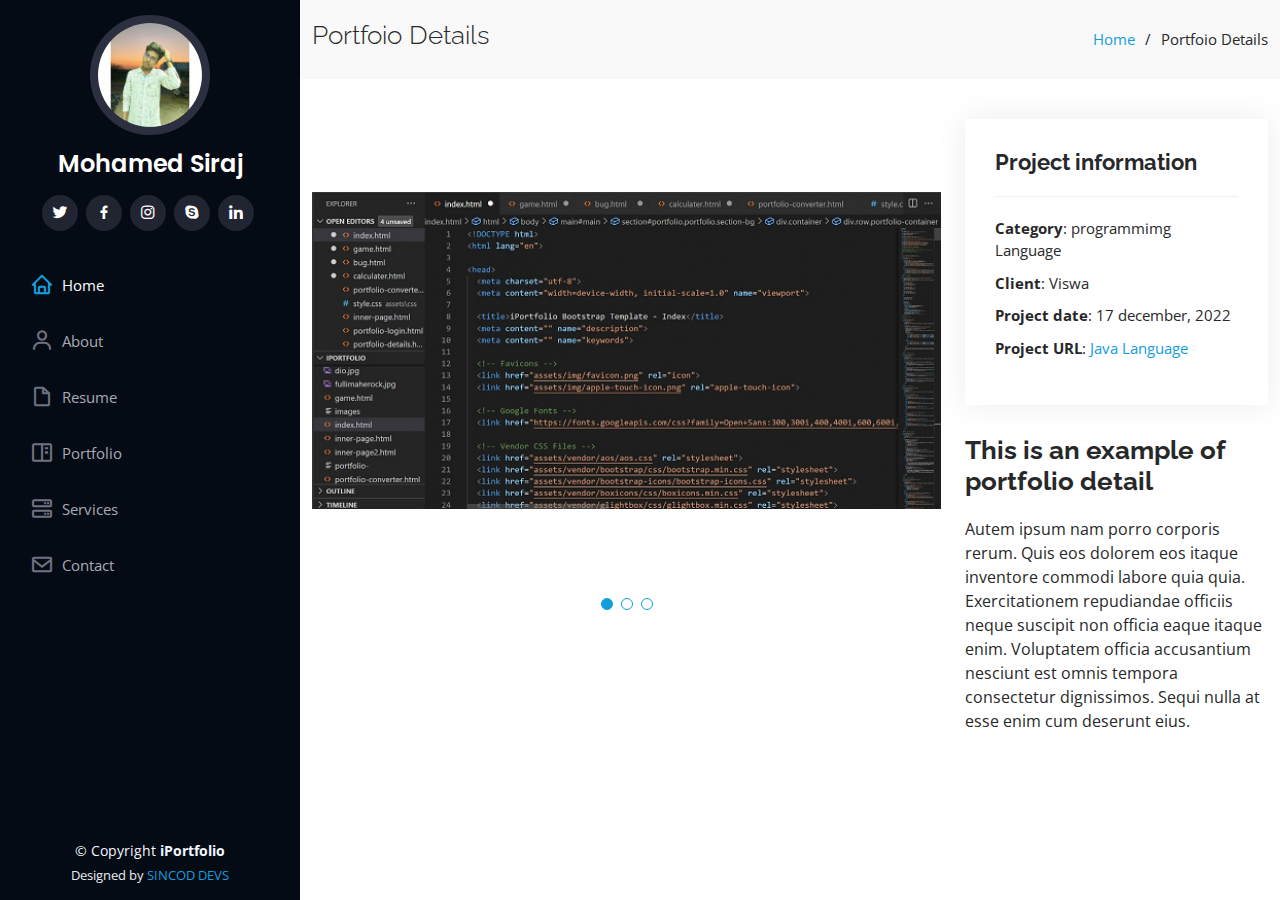
<file: program.html>
<!DOCTYPE html>
<html lang="en">

<head>
  <meta charset="utf-8">
  <meta content="width=device-width, initial-scale=1.0" name="viewport">

  <title>Portfolio Details - </title>
  <meta content="" name="description">
  <meta content="" name="keywords">

  <!-- Favicons -->
  <link href="assets1/img/favicon.png" rel="icon">
  <link href="assets1/img/apple-touch-icon.png" rel="apple-touch-icon">

  <!-- Google Fonts -->
  <link href="https://fonts.googleapis.com/css?family=Open+Sans:300,300i,400,400i,600,600i,700,700i|Raleway:300,300i,400,400i,500,500i,600,600i,700,700i|Poppins:300,300i,400,400i,500,500i,600,600i,700,700i" rel="stylesheet">

  <!-- Vendor CSS Files -->
  <link href="assets/vendor/aos/aos.css" rel="stylesheet">
  <link href="assets/vendor/bootstrap/css/bootstrap.min.css" rel="stylesheet">
  <link href="assets/vendor/bootstrap-icons/bootstrap-icons.css" rel="stylesheet">
  <link href="assets/vendor/boxicons/css/boxicons.min.css" rel="stylesheet">
  <link href="assets/vendor/glightbox/css/glightbox.min.css" rel="stylesheet">
  <link href="assets/vendor/swiper/swiper-bundle.min.css" rel="stylesheet">

  <!-- Template Main CSS File -->
  <link href="assets/css/style.css" rel="stylesheet">

  <!-- =======================================================
  * Template Name: iPortfolio - v3.7.0
  * Template URL: https://bootstrapmade.com/iportfolio-bootstrap-portfolio-websites-template/
  * Author: BootstrapMade.com
  * License: https://bootstrapmade.com/license/
  ======================================================== -->
</head>



<body>

  <!-- ======= Mobile nav toggle button ======= -->
  <i class="bi bi-list mobile-nav-toggle d-xl-none"></i>

  <!-- ======= Header ======= -->
  <header id="header">
    <div class="d-flex flex-column">

      <div class="profile">
        <img src="siraj.jpg" alt="" class="img-fluid rounded-circle">
        <h1 class="text-light"><a href="index.html">Mohamed Siraj</a></h1>
        <div class="social-links mt-3 text-center">
          <a href="#" class="twitter"><i class="bx bxl-twitter"></i></a>
          <a href="#" class="facebook"><i class="bx bxl-facebook"></i></a>
          <a href="#" class="instagram"><i class="bx bxl-instagram"></i></a>
          <a href="#" class="google-plus"><i class="bx bxl-skype"></i></a>
          <a href="#" class="linkedin"><i class="bx bxl-linkedin"></i></a>
        </div>
      </div>

      <nav id="navbar" class="nav-menu navbar">
        <ul>
          <li><a href="#hero" class="nav-link scrollto active"><i class="bx bx-home"></i> <span>Home</span></a></li>
          <li><a href="#about" class="nav-link scrollto"><i class="bx bx-user"></i> <span>About</span></a></li>
          <li><a href="#resume" class="nav-link scrollto"><i class="bx bx-file-blank"></i> <span>Resume</span></a></li>
          <li><a href="#portfolio" class="nav-link scrollto"><i class="bx bx-book-content"></i> <span>Portfolio</span></a></li>
          <li><a href="#services" class="nav-link scrollto"><i class="bx bx-server"></i> <span>Services</span></a></li>
          <li><a href="#contact" class="nav-link scrollto"><i class="bx bx-envelope"></i> <span>Contact</span></a></li>
        </ul>
      </nav><!-- .nav-menu -->
    </div>
  </header><!-- End Header -->

  <main id="main">

    <!-- ======= Breadcrumbs ======= -->
    <section id="breadcrumbs" class="breadcrumbs">
      <div class="container">

        <div class="d-flex justify-content-between align-items-center">
          <h2>Portfoio Details</h2>
          <ol>
            <li><a href="index.html">Home</a></li>
            <li>Portfoio Details</li>
          </ol>
        </div>

      </div>
    </section><!-- End Breadcrumbs -->

    <!-- ======= Portfolio Details Section ======= -->
    <section id="portfolio-details" class="portfolio-details">
      <div class="container">

        <div class="row gy-4">

          <div class="col-lg-8">
            <div class="portfolio-details-slider swiper">
              <div class="swiper-wrapper align-items-center">

                <div class="swiper-slide">
                  <img src="assets1/img/program1.png" alt="">
                </div>

                <div class="swiper-slide">
                  <img src="assets1/img/program2.png" alt="">
                </div>

                <div class="swiper-slide">
                  <img src="assets1/img/program3.png" alt="">
                </div>

              </div>
              <div class="swiper-pagination"></div>
            </div>
          </div>

          <div class="col-lg-4">
            <div class="portfolio-info">
              <h3>Project information</h3>
              <ul>
                <li><strong>Category</strong>: programmimg Language </li>
                <li><strong>Client</strong>: Viswa</li>
                <li><strong>Project date</strong>: 17 december, 2022</li>
                <li><strong>Project URL</strong>: <a href="#">Java Language</a></li>
              </ul>
            </div>
            <div class="portfolio-description">
              <h2>This is an example of portfolio detail</h2>
              <p>
                Autem ipsum nam porro corporis rerum. Quis eos dolorem eos itaque inventore commodi labore quia quia. Exercitationem repudiandae officiis neque suscipit non officia eaque itaque enim. Voluptatem officia accusantium nesciunt est omnis tempora consectetur dignissimos. Sequi nulla at esse enim cum deserunt eius.
              </p>
            </div>
          </div>

        </div>

      </div>
    </section><!-- End Portfolio Details Section -->

  </main><!-- End #main -->

  <!-- ======= Footer ======= -->
  <footer id="footer">
    <div class="container">
      <div class="copyright">
        &copy; Copyright <strong><span>iPortfolio</span></strong>
      </div>
      <div class="credits">
        <!-- All the links in the footer should remain intact. -->
        <!-- You can delete the links only if you purchased the pro version. -->
        <!-- Licensing information: https://bootstrapmade.com/license/ -->
        <!-- Purchase the pro version with working PHP/AJAX contact form: https://bootstrapmade.com/iportfolio-bootstrap-portfolio-websites-template/ -->
        Designed by <a href="https://sincod.tech/">SINCOD DEVS</a>
      </div>
    </div>
  </footer><!-- End  Footer -->

  <a href="#" class="back-to-top d-flex align-items-center justify-content-center"><i class="bi bi-arrow-up-short"></i></a>

  <!-- Vendor JS Files -->
  <script src="assets/vendor/purecounter/purecounter.js"></script>
  <script src="assets/vendor/aos/aos.js"></script>
  <script src="assets/vendor/bootstrap/js/bootstrap.bundle.min.js"></script>
  <script src="assets/vendor/glightbox/js/glightbox.min.js"></script>
  <script src="assets/vendor/isotope-layout/isotope.pkgd.min.js"></script>
  <script src="assets/vendor/swiper/swiper-bundle.min.js"></script>
  <script src="assets/vendor/typed.js/typed.min.js"></script>
  <script src="assets/vendor/waypoints/noframework.waypoints.js"></script>
  <script src="assets/vendor/php-email-form/validate.js"></script>

  <!-- Template Main JS File -->
  <script src="assets/js/main.js"></script>

</body>

</html>
</file>
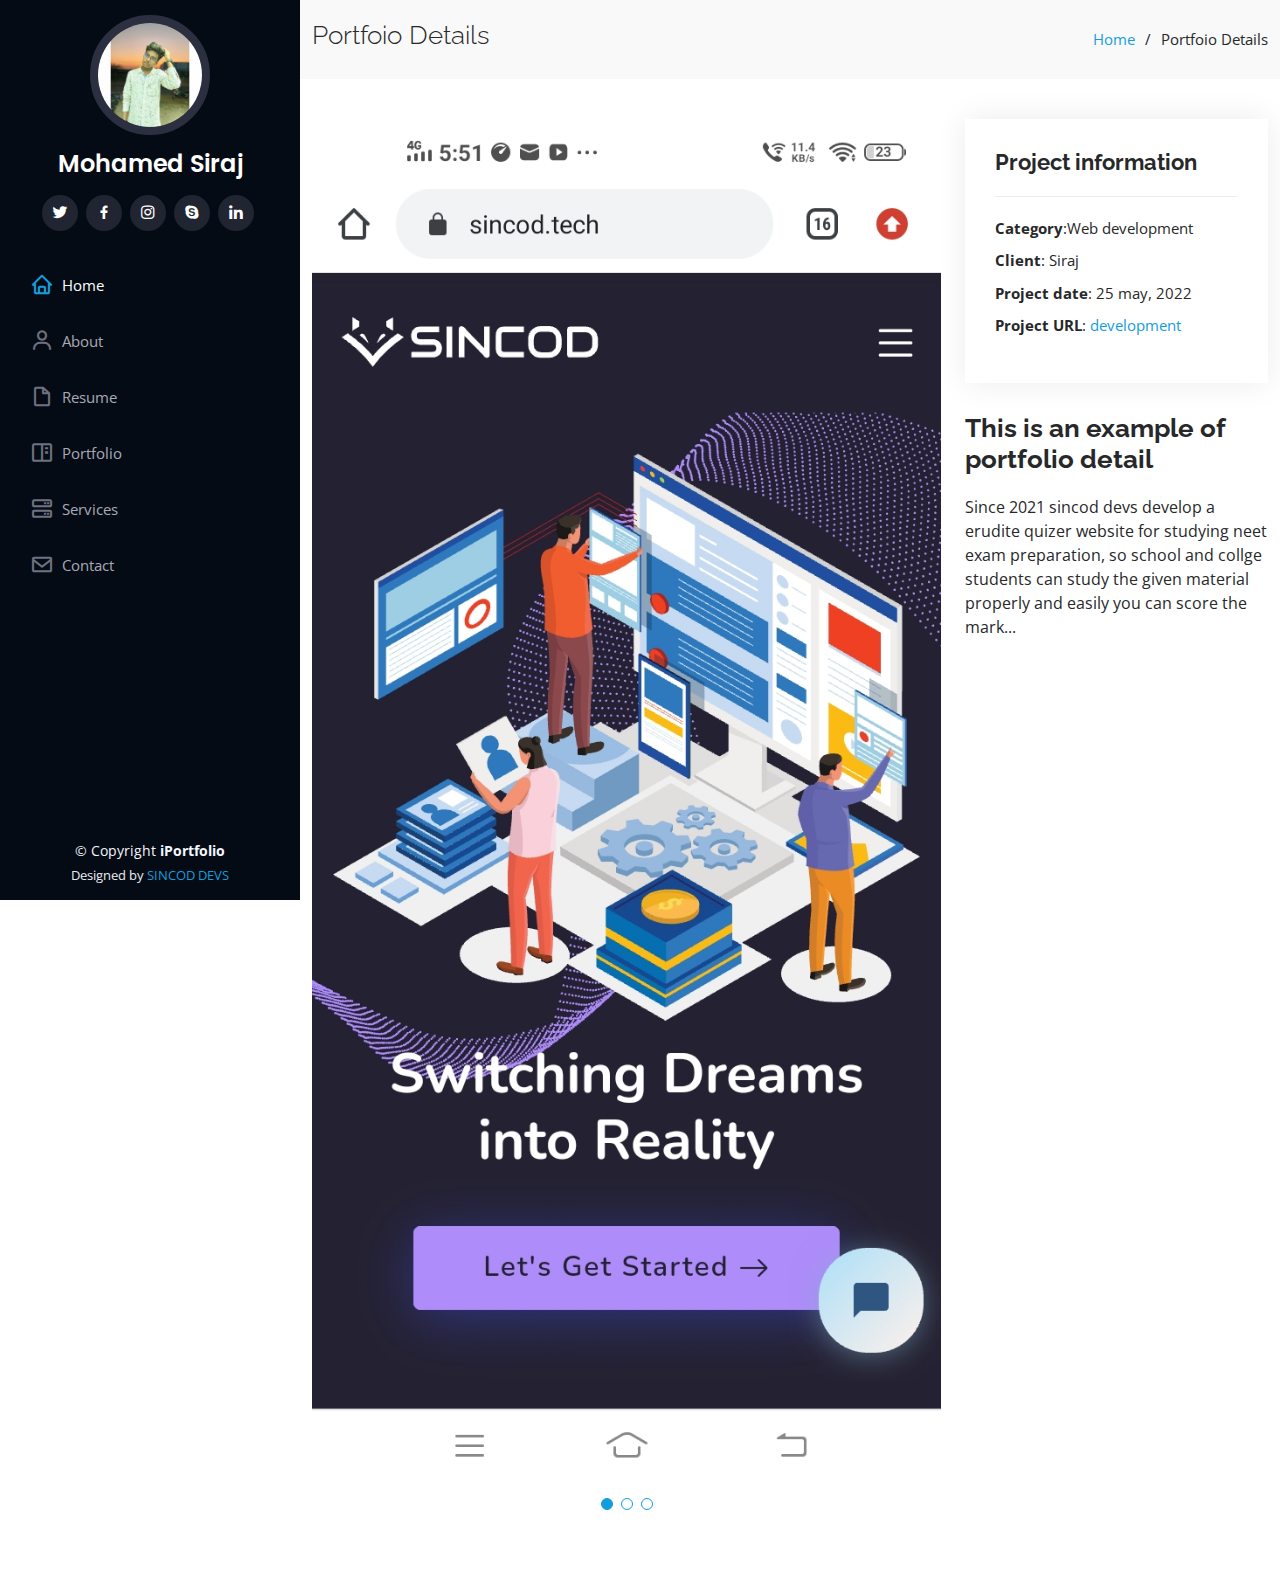
<file: webdevelop.html>
<!DOCTYPE html>
<html lang="en">

<head>
  <meta charset="utf-8">
  <meta content="width=device-width, initial-scale=1.0" name="viewport">

  <title>Portfolio Details - </title>
  <meta content="" name="description">
  <meta content="" name="keywords">

  <!-- Favicons -->
  <link href="assets1/img/favicon.png" rel="icon">
  <link href="assets1/img/apple-touch-icon.png" rel="apple-touch-icon">

  <!-- Google Fonts -->
  <link href="https://fonts.googleapis.com/css?family=Open+Sans:300,300i,400,400i,600,600i,700,700i|Raleway:300,300i,400,400i,500,500i,600,600i,700,700i|Poppins:300,300i,400,400i,500,500i,600,600i,700,700i" rel="stylesheet">

  <!-- Vendor CSS Files -->
  <link href="assets/vendor/aos/aos.css" rel="stylesheet">
  <link href="assets/vendor/bootstrap/css/bootstrap.min.css" rel="stylesheet">
  <link href="assets/vendor/bootstrap-icons/bootstrap-icons.css" rel="stylesheet">
  <link href="assets/vendor/boxicons/css/boxicons.min.css" rel="stylesheet">
  <link href="assets/vendor/glightbox/css/glightbox.min.css" rel="stylesheet">
  <link href="assets/vendor/swiper/swiper-bundle.min.css" rel="stylesheet">

  <!-- Template Main CSS File -->
  <link href="assets/css/style.css" rel="stylesheet">

  <!-- =======================================================
  * Template Name: iPortfolio - v3.7.0
  * Template URL: https://bootstrapmade.com/iportfolio-bootstrap-portfolio-websites-template/
  * Author: BootstrapMade.com
  * License: https://bootstrapmade.com/license/
  ======================================================== -->
</head>



<body>

  <!-- ======= Mobile nav toggle button ======= -->
  <i class="bi bi-list mobile-nav-toggle d-xl-none"></i>

  <!-- ======= Header ======= -->
  <header id="header">
    <div class="d-flex flex-column">

      <div class="profile">
        <img src="siraj.jpg" alt="" class="img-fluid rounded-circle">
        <h1 class="text-light"><a href="index.html">Mohamed Siraj</a></h1>
        <div class="social-links mt-3 text-center">
          <a href="#" class="twitter"><i class="bx bxl-twitter"></i></a>
          <a href="#" class="facebook"><i class="bx bxl-facebook"></i></a>
          <a href="#" class="instagram"><i class="bx bxl-instagram"></i></a>
          <a href="#" class="google-plus"><i class="bx bxl-skype"></i></a>
          <a href="#" class="linkedin"><i class="bx bxl-linkedin"></i></a>
        </div>
      </div>

      <nav id="navbar" class="nav-menu navbar">
        <ul>
          <li><a href="#hero" class="nav-link scrollto active"><i class="bx bx-home"></i> <span>Home</span></a></li>
          <li><a href="#about" class="nav-link scrollto"><i class="bx bx-user"></i> <span>About</span></a></li>
          <li><a href="#resume" class="nav-link scrollto"><i class="bx bx-file-blank"></i> <span>Resume</span></a></li>
          <li><a href="#portfolio" class="nav-link scrollto"><i class="bx bx-book-content"></i> <span>Portfolio</span></a></li>
          <li><a href="#services" class="nav-link scrollto"><i class="bx bx-server"></i> <span>Services</span></a></li>
          <li><a href="#contact" class="nav-link scrollto"><i class="bx bx-envelope"></i> <span>Contact</span></a></li>
        </ul>
      </nav><!-- .nav-menu -->
    </div>
  </header><!-- End Header -->

  <main id="main">

    <!-- ======= Breadcrumbs ======= -->
    <section id="breadcrumbs" class="breadcrumbs">
      <div class="container">

        <div class="d-flex justify-content-between align-items-center">
          <h2>Portfoio Details</h2>
          <ol>
            <li><a href="index.html">Home</a></li>
            <li>Portfoio Details</li>
          </ol>
        </div>

      </div>
    </section><!-- End Breadcrumbs -->

    <!-- ======= Portfolio Details Section ======= -->
    <section id="portfolio-details" class="portfolio-details">
      <div class="container">

        <div class="row gy-4">

          <div class="col-lg-8">
            <div class="portfolio-details-slider swiper">
              <div class="swiper-wrapper align-items-center">

                <div class="swiper-slide">
                  <img src="assets1/img/sincodweb.jpg" alt="loading...">
                </div>

                <div class="swiper-slide">
                  <img src="assets1/img/sinweb.jpg" alt="loading...">
                </div>

                <div class="swiper-slide">
                  <img src="assets1/img/sincodweb2.jpg" alt="loading...">
                </div>

              </div>
              <div class="swiper-pagination"></div>
            </div>
          </div>

          <div class="col-lg-4">
            <div class="portfolio-info">
              <h3>Project information</h3>
              <ul>
                <li><strong>Category</strong>:Web development </li>
                <li><strong>Client</strong>: Siraj</li>
                <li><strong>Project date</strong>: 25 may, 2022</li>
                <li><strong>Project URL</strong>: <a href="https://sincod.tech/">development</a></li>
              </ul>
            </div>
            <div class="portfolio-description">
              <h2>This is an example of portfolio detail</h2>
              <p>
               Since 2021 sincod devs develop a erudite quizer website for studying neet exam preparation, so school and collge students can study the given material properly and easily you can score the mark...
              </p>
            </div>
          </div>

        </div>

      </div>
    </section><!-- End Portfolio Details Section -->

  </main><!-- End #main -->

  <!-- ======= Footer ======= -->
  <footer id="footer">
    <div class="container">
      <div class="copyright">
        &copy; Copyright <strong><span>iPortfolio</span></strong>
      </div>
      <div class="credits">
        <!-- All the links in the footer should remain intact. -->
        <!-- You can delete the links only if you purchased the pro version. -->
        <!-- Licensing information: https://bootstrapmade.com/license/ -->
        <!-- Purchase the pro version with working PHP/AJAX contact form: https://bootstrapmade.com/iportfolio-bootstrap-portfolio-websites-template/ -->
        Designed by <a href="https://sincod.tech/">SINCOD DEVS</a>
      </div>
    </div>
  </footer><!-- End  Footer -->

  <a href="#" class="back-to-top d-flex align-items-center justify-content-center"><i class="bi bi-arrow-up-short"></i></a>

  <!-- Vendor JS Files -->
  <script src="assets/vendor/purecounter/purecounter.js"></script>
  <script src="assets/vendor/aos/aos.js"></script>
  <script src="assets/vendor/bootstrap/js/bootstrap.bundle.min.js"></script>
  <script src="assets/vendor/glightbox/js/glightbox.min.js"></script>
  <script src="assets/vendor/isotope-layout/isotope.pkgd.min.js"></script>
  <script src="assets/vendor/swiper/swiper-bundle.min.js"></script>
  <script src="assets/vendor/typed.js/typed.min.js"></script>
  <script src="assets/vendor/waypoints/noframework.waypoints.js"></script>
  <script src="assets/vendor/php-email-form/validate.js"></script>

  <!-- Template Main JS File -->
  <script src="assets/js/main.js"></script>

</body>

</html>
</file>
<file: assets/css/style.css>
/**
* Template Name: iPortfolio - v3.7.0
* Template URL: https://bootstrapmade.com/iportfolio-bootstrap-portfolio-websites-template/
* Author: BootstrapMade.com
* License: https://bootstrapmade.com/license/
*/

/*--------------------------------------------------------------
# General
--------------------------------------------------------------*/
body {
  font-family: "Open Sans", sans-serif;
  color: #272829;
}

a {
  color: #149ddd;
  text-decoration: none;
}

a:hover {
  color: #37b3ed;
  text-decoration: none;
}

h1, h2, h3, h4, h5, h6 {
  font-family: "Raleway", sans-serif;
}

/*--------------------------------------------------------------
# Back to top button
--------------------------------------------------------------*/
.back-to-top {
  position: fixed;
  visibility: hidden;
  opacity: 0;
  right: 15px;
  bottom: 15px;
  z-index: 996;
  background: #149ddd;
  width: 40px;
  height: 40px;
  border-radius: 50px;
  transition: all 0.4s;
}
.back-to-top i {
  font-size: 28px;
  color: #fff;
  line-height: 0;
}
.back-to-top:hover {
  background: #2eafec;
  color: #fff;
}
.back-to-top.active {
  visibility: visible;
  opacity: 1;
}

/*--------------------------------------------------------------
# Header
--------------------------------------------------------------*/
#header {
  position: fixed;
  top: 0;
  left: 0;
  bottom: 0;
  width: 300px;
  transition: all ease-in-out 0.5s;
  z-index: 9997;
  transition: all 0.5s;
  padding: 0 15px;
  background: #040b14;
  overflow-y: auto;
}
#header .profile img {
  margin: 15px auto;
  display: block;
  width: 120px;
  border: 8px solid #2c2f3f;
}
#header .profile h1 {
  font-size: 24px;
  margin: 0;
  padding: 0;
  font-weight: 600;
  -moz-text-align-last: center;
  text-align-last: center;
  font-family: "Poppins", sans-serif;
}
#header .profile h1 a, #header .profile h1 a:hover {
  color: #fff;
  text-decoration: none;
}
#header .profile .social-links a {
  font-size: 18px;
  display: inline-block;
  background: #212431;
  color: #fff;
  line-height: 1;
  padding: 8px 0;
  margin-right: 4px;
  border-radius: 50%;
  text-align: center;
  width: 36px;
  height: 36px;
  transition: 0.3s;
}
#header .profile .social-links a:hover {
  background: #149ddd;
  color: #fff;
  text-decoration: none;
}

#main {
  margin-left: 300px;
}

@media (max-width: 1199px) {
  #header {
    left: -300px;
  }

  #main {
    margin-left: 0;
  }
}
/*--------------------------------------------------------------
# Navigation Menu
--------------------------------------------------------------*/
/* Desktop Navigation */
.nav-menu {
  padding: 30px 0 0 0;
}
.nav-menu * {
  margin: 0;
  padding: 0;
  list-style: none;
}
.nav-menu > ul > li {
  position: relative;
  white-space: nowrap;
}
.nav-menu a, .nav-menu a:focus {
  display: flex;
  align-items: center;
  color: #a8a9b4;
  padding: 12px 15px;
  margin-bottom: 8px;
  transition: 0.3s;
  font-size: 15px;
}
.nav-menu a i, .nav-menu a:focus i {
  font-size: 24px;
  padding-right: 8px;
  color: #6f7180;
}
.nav-menu a:hover, .nav-menu .active, .nav-menu .active:focus, .nav-menu li:hover > a {
  text-decoration: none;
  color: #fff;
}
.nav-menu a:hover i, .nav-menu .active i, .nav-menu .active:focus i, .nav-menu li:hover > a i {
  color: #149ddd;
}

/* Mobile Navigation */
.mobile-nav-toggle {
  position: fixed;
  right: 15px;
  top: 15px;
  z-index: 9998;
  border: 0;
  font-size: 24px;
  transition: all 0.4s;
  outline: none !important;
  background-color: #149ddd;
  color: #fff;
  width: 40px;
  height: 40px;
  display: inline-flex;
  align-items: center;
  justify-content: center;
  line-height: 0;
  border-radius: 50px;
  cursor: pointer;
}

.mobile-nav-active {
  overflow: hidden;
}
.mobile-nav-active #header {
  left: 0;
}

/*--------------------------------------------------------------
# Hero Section
--------------------------------------------------------------*/
#hero {
  width: 100%;
  height: 100vh;
  background: url("../img/outfit.jpg") top center;
  background-size: cover;
}
#hero:before {
  content: "";
  background: rgba(5, 13, 24, 0.3);
  position: absolute;
  bottom: 0;
  top: 0;
  left: 0;
  right: 0;
  z-index: 1;
}
#hero .hero-container {
  position: relative;
  z-index: 2;
  min-width: 300px;
}
#hero h1 {
  margin: 0 0 10px 0;
  font-size: 64px;
  font-weight: 700;
  line-height: 56px;
  color: #fff;
}
#hero p {
  color: #fff;
  margin-bottom: 50px;
  font-size: 26px;
  font-family: "Poppins", sans-serif;
}
#hero p span {
  color: #fff;
  padding-bottom: 4px;
  letter-spacing: 1px;
  border-bottom: 3px solid #149ddd;
}
@media (min-width: 1024px) {
  #hero {
    background-attachment: fixed;
  }
}
@media (max-width: 768px) {
  #hero h1 {
    font-size: 28px;
    line-height: 36px;
  }
  #hero h2 {
    font-size: 18px;
    line-height: 24px;
    margin-bottom: 30px;
  }
}

/*--------------------------------------------------------------
# Sections General
--------------------------------------------------------------*/
section {
  padding: 60px 0;
  overflow: hidden;
}

.section-bg {
  background: #f5f8fd;
}

.section-title {
  padding-bottom: 30px;
}
.section-title h2 {
  font-size: 32px;
  font-weight: bold;
  margin-bottom: 20px;
  padding-bottom: 20px;
  position: relative;
  color: #173b6c;
}
.section-title h2::after {
  content: "";
  position: absolute;
  display: block;
  width: 50px;
  height: 3px;
  background: #149ddd;
  bottom: 0;
  left: 0;
}
.section-title p {
  margin-bottom: 0;
}

/*--------------------------------------------------------------
# About
--------------------------------------------------------------*/
.about .content h3 {
  font-weight: 700;
  font-size: 26px;
  color: #173b6c;
}
.about .content ul {
  list-style: none;
  padding: 0;
}
.about .content ul li {
  margin-bottom: 20px;
  display: flex;
  align-items: center;
}
.about .content ul strong {
  margin-right: 10px;
}
.about .content ul i {
  font-size: 16px;
  margin-right: 5px;
  color: #149ddd;
  line-height: 0;
}
.about .content p:last-child {
  margin-bottom: 0;
}

/*--------------------------------------------------------------
# Facts
--------------------------------------------------------------*/
.facts {
  padding-bottom: 30px;
  background-color: cornflowerblue;
}
.facts .count-box {
  padding: 30px;
  width: 100%;
}
.facts .count-box i {
  display: block;
  font-size: 44px;
  color: #149ddd;
  float: left;
  line-height: 0;
}
.facts .count-box span {
  font-size: 48px;
  line-height: 40px;
  display: block;
  font-weight: 700;
  color: #050d18;
  margin-left: 60px;
}
.facts .count-box p {
  padding: 15px 0 0 0;
  margin: 0 0 0 60px;
  font-family: "Raleway", sans-serif;
  font-size: 14px;
  color: #122f57;
}
.facts .count-box a {
  font-weight: 600;
  display: block;
  margin-top: 20px;
  color: #122f57;
  font-size: 15px;
  font-family: "Poppins", sans-serif;
  transition: ease-in-out 0.3s;
}
.facts .count-box a:hover {
  color: #1f5297;
}

/*--------------------------------------------------------------
# Akills
--------------------------------------------------------------*/
.skills .progress {
  height: 60px;
  display: block;
  background: none;
  border-radius: 0;
}
.skills .progress .skill {
  padding: 0;
  margin: 0 0 6px 0;
  text-transform: uppercase;
  display: block;
  font-weight: 600;
  font-family: "Poppins", sans-serif;
  color: #050d18;
}
.skills .progress .skill .val {
  float: right;
  font-style: normal;
}
.skills .progress-bar-wrap {
  background: #dce8f8;
  height: 10px;
}
.skills .progress-bar {
  width: 1px;
  height: 10px;
  transition: 0.9s;
  background-color: #149ddd;
}

/*--------------------------------------------------------------
# Resume
--------------------------------------------------------------*/
.resume .resume-title {
  font-size: 26px;
  font-weight: 700;
  margin-top: 20px;
  margin-bottom: 20px;
  color: #050d18;
}
.resume .resume-item {
  padding: 0 0 20px 20px;
  margin-top: -2px;
  border-left: 2px solid #1f5297;
  position: relative;
}
.resume .resume-item h4 {
  line-height: 18px;
  font-size: 18px;
  font-weight: 600;
  text-transform: uppercase;
  font-family: "Poppins", sans-serif;
  color: #050d18;
  margin-bottom: 10px;
}
.resume .resume-item h5 {
  font-size: 16px;
  background: #e4edf9;
  padding: 5px 15px;
  display: inline-block;
  font-weight: 600;
  margin-bottom: 10px;
}
.resume .resume-item ul {
  padding-left: 20px;
}
.resume .resume-item ul li {
  padding-bottom: 10px;
}
.resume .resume-item:last-child {
  padding-bottom: 0;
}
.resume .resume-item::before {
  content: "";
  position: absolute;
  width: 16px;
  height: 16px;
  border-radius: 50px;
  left: -9px;
  top: 0;
  background: #fff;
  border: 2px solid #1f5297;
}

/*--------------------------------------------------------------
# Portfolio
--------------------------------------------------------------*/
.portfolio .portfolio-item {
  margin-bottom: 30px;
}
.portfolio #portfolio-flters {
  padding: 0;
  margin: 0 auto 35px auto;
  list-style: none;
  text-align: center;
  background: #fff;
  border-radius: 50px;
  padding: 2px 15px;
}
.portfolio #portfolio-flters li {
  cursor: pointer;
  display: inline-block;
  padding: 10px 15px 8px 15px;
  font-size: 14px;
  font-weight: 600;
  line-height: 1;
  text-transform: uppercase;
  color: #272829;
  margin-bottom: 5px;
  transition: all 0.3s ease-in-out;
}
.portfolio #portfolio-flters li:hover, .portfolio #portfolio-flters li.factive {
  color: #149ddd;
}
.portfolio #portfolio-flters li:last-child {
  margin-right: 0;
}
.portfolio .portfolio-wrap {
  transition: 0.3s;
  position: relative;
  overflow: hidden;
  z-index: 1;
}
.portfolio .portfolio-wrap::before {
  content: "";
  background: rgba(255, 255, 255, 0.5);
  position: absolute;
  left: 0;
  right: 0;
  top: 0;
  bottom: 0;
  transition: all ease-in-out 0.3s;
  z-index: 2;
  opacity: 0;
}
.portfolio .portfolio-wrap .portfolio-links {
  opacity: 1;
  left: 0;
  right: 0;
  bottom: -60px;
  z-index: 3;
  position: absolute;
  transition: all ease-in-out 0.3s;
  display: flex;
  justify-content: center;
}
.portfolio .portfolio-wrap .portfolio-links a {
  color: #fff;
  font-size: 28px;
  text-align: center;
  background: rgba(20, 157, 221, 0.75);
  transition: 0.3s;
  width: 50%;
}
.portfolio .portfolio-wrap .portfolio-links a:hover {
  background: rgba(20, 157, 221, 0.95);
}
.portfolio .portfolio-wrap .portfolio-links a + a {
  border-left: 1px solid #37b3ed;
}
.portfolio .portfolio-wrap:hover::before {
  top: 0;
  left: 0;
  right: 0;
  bottom: 0;
  opacity: 1;
}
.portfolio .portfolio-wrap:hover .portfolio-links {
  opacity: 1;
  bottom: 0;
}

/*--------------------------------------------------------------
# Portfolio Details
--------------------------------------------------------------*/
.portfolio-details {
  padding-top: 40px;
}
.portfolio-details .portfolio-details-slider img {
  width: 100%;
}
.portfolio-details .portfolio-details-slider .swiper-pagination {
  margin-top: 20px;
  position: relative;
}
.portfolio-details .portfolio-details-slider .swiper-pagination .swiper-pagination-bullet {
  width: 12px;
  height: 12px;
  background-color: #fff;
  opacity: 1;
  border: 1px solid #149ddd;
}
.portfolio-details .portfolio-details-slider .swiper-pagination .swiper-pagination-bullet-active {
  background-color: #149ddd;
}
.portfolio-details .portfolio-info {
  padding: 30px;
  box-shadow: 0px 0 30px rgba(5, 13, 24, 0.08);
}
.portfolio-details .portfolio-info h3 {
  font-size: 22px;
  font-weight: 700;
  margin-bottom: 20px;
  padding-bottom: 20px;
  border-bottom: 1px solid #eee;
}
.portfolio-details .portfolio-info ul {
  list-style: none;
  padding: 0;
  font-size: 15px;
}
.portfolio-details .portfolio-info ul li + li {
  margin-top: 10px;
}
.portfolio-details .portfolio-description {
  padding-top: 30px;
}
.portfolio-details .portfolio-description h2 {
  font-size: 26px;
  font-weight: 700;
  margin-bottom: 20px;
}
.portfolio-details .portfolio-description p {
  padding: 0;
}

/*--------------------------------------------------------------
# Services
--------------------------------------------------------------*/
.services .icon-box {
  margin-bottom: 20px;
}
.services .icon {
  float: left;
  display: flex;
  align-items: center;
  justify-content: center;
  width: 54px;
  height: 54px;
  background: #149ddd;
  border-radius: 50%;
  transition: 0.5s;
  border: 1px solid #149ddd;
  
  .services{
  background-color: #c4edf9;
}
  
}
.services .icon i {
  color: #fff;
  font-size: 24px;
  line-height: 0;
}
.services .icon-box:hover .icon {
  background: #fff;
}
.services .icon-box:hover .icon i {
  color: #149ddd;
}
.services .title {
  margin-left: 80px;
  font-weight: 700;
  margin-bottom: 15px;
  font-size: 18px;
}
.services .title a {
  color: #343a40;
}
.services .title a:hover {
  color: #149ddd;
}
.services .description {
  margin-left: 80px;
  line-height: 24px;
  font-size: 14px;
}

/*--------------------------------------------------------------
# Testimonials
--------------------------------------------------------------*/
.testimonials .testimonials-carousel, .testimonials .testimonials-slider {
  overflow: hidden;
}
.testimonials .testimonial-item {
  box-sizing: content-box;
  text-align: center;
  min-height: 320px;
}
.testimonials .testimonial-item .testimonial-img {
  width: 90px;
  border-radius: 50%;
  margin: 0 auto;
}
.testimonials .testimonial-item h3 {
  font-size: 18px;
  font-weight: bold;
  margin: 10px 0 5px 0;
  color: #111;
}
.testimonials .testimonial-item h4 {
  font-size: 14px;
  color: #999;
  margin: 0;
}
.testimonials .testimonial-item .quote-icon-left, .testimonials .testimonial-item .quote-icon-right {
  color: #c3e8fa;
  font-size: 26px;
}
.testimonials .testimonial-item .quote-icon-left {
  display: inline-block;
  left: -5px;
  position: relative;
}
.testimonials .testimonial-item .quote-icon-right {
  display: inline-block;
  right: -5px;
  position: relative;
  top: 10px;
}
.testimonials .testimonial-item p {
  font-style: italic;
  margin: 0 15px 15px 15px;
  padding: 20px;
  background: #fff;
  position: relative;
  margin-bottom: 35px;
  border-radius: 6px;
  box-shadow: 0px 2px 15px rgba(0, 0, 0, 0.1);
}
.testimonials .testimonial-item p::after {
  content: "";
  width: 0;
  height: 0;
  border-top: 20px solid #fff;
  border-right: 20px solid transparent;
  border-left: 20px solid transparent;
  position: absolute;
  bottom: -20px;
  left: calc(50% - 20px);
}
.testimonials .swiper-pagination {
  margin-top: 20px;
  position: relative;
}
.testimonials .swiper-pagination .swiper-pagination-bullet {
  width: 12px;
  height: 12px;
  background-color: #fff;
  opacity: 1;
  border: 1px solid #149ddd;
}
.testimonials .swiper-pagination .swiper-pagination-bullet-active {
  background-color: #149ddd;
}

/*--------------------------------------------------------------
# Contact
--------------------------------------------------------------*/
.contact {
  padding-bottom: 130px;
}
.contact .info {
  padding: 30px;
  background: #fff;
  width: 100%;
  box-shadow: 0 0 24px 0 rgba(0, 0, 0, 0.12);
}
.contact .info i {
  font-size: 20px;
  color: #149ddd;
  float: left;
  width: 44px;
  height: 44px;
  background: #dff3fc;
  display: flex;
  justify-content: center;
  align-items: center;
  border-radius: 50px;
  transition: all 0.3s ease-in-out;
}
.contact .info h4 {
  padding: 0 0 0 60px;
  font-size: 22px;
  font-weight: 600;
  margin-bottom: 5px;
  color: #050d18;
}
.contact .info p {
  padding: 0 0 10px 60px;
  margin-bottom: 20px;
  font-size: 14px;
  color: #173b6c;
}
.contact .info .email p {
  padding-top: 5px;
}
.contact .info .social-links {
  padding-left: 60px;
}
.contact .info .social-links a {
  font-size: 18px;
  display: inline-block;
  background: #333;
  color: #fff;
  line-height: 1;
  padding: 8px 0;
  border-radius: 50%;
  text-align: center;
  width: 36px;
  height: 36px;
  transition: 0.3s;
  margin-right: 10px;
}
.contact .info .social-links a:hover {
  background: #149ddd;
  color: #fff;
}
.contact .info .email:hover i, .contact .info .address:hover i, .contact .info .phone:hover i {
  background: #149ddd;
  color: #fff;
}
.contact .php-email-form {
  width: 100%;
  padding: 30px;
  background: #fff;
  box-shadow: 0 0 24px 0 rgba(0, 0, 0, 0.12);
}
.contact .php-email-form .form-group {
  padding-bottom: 8px;
}
.contact .php-email-form .validate {
  display: none;
  color: red;
  margin: 0 0 15px 0;
  font-weight: 400;
  font-size: 13px;
}
.contact .php-email-form .error-message {
  display: none;
  color: #fff;
  background: #ed3c0d;
  text-align: left;
  padding: 15px;
  font-weight: 600;
}
.contact .php-email-form .error-message br + br {
  margin-top: 25px;
}
.contact .php-email-form .sent-message {
  display: none;
  color: #fff;
  background: #18d26e;
  text-align: center;
  padding: 15px;
  font-weight: 600;
}
.contact .php-email-form .loading {
  display: none;
  background: #fff;
  text-align: center;
  padding: 15px;
}
.contact .php-email-form .loading:before {
  content: "";
  display: inline-block;
  border-radius: 50%;
  width: 24px;
  height: 24px;
  margin: 0 10px -6px 0;
  border: 3px solid #18d26e;
  border-top-color: #eee;
  -webkit-animation: animate-loading 1s linear infinite;
  animation: animate-loading 1s linear infinite;
}
.contact .php-email-form .form-group {
  margin-bottom: 15px;
}
.contact .php-email-form label {
  padding-bottom: 8px;
}
.contact .php-email-form input, .contact .php-email-form textarea {
  border-radius: 0;
  box-shadow: none;
  font-size: 14px;
}
.contact .php-email-form input {
  height: 44px;
}
.contact .php-email-form textarea {
  padding: 10px 15px;
}
.contact .php-email-form button[type=submit] {
  background: #149ddd;
  border: 0;
  padding: 10px 24px;
  color: #fff;
  transition: 0.4s;
  border-radius: 4px;
}
.contact .php-email-form button[type=submit]:hover {
  background: #37b3ed;
}

@-webkit-keyframes animate-loading {
  0% {
    transform: rotate(0deg);
  }
  100% {
    transform: rotate(360deg);
  }
}
@keyframes animate-loading {
  0% {
    transform: rotate(0deg);
  }
  100% {
    transform: rotate(360deg);
  }
}

/*--------------------------------------------------------------
# Breadcrumbs
--------------------------------------------------------------*/
.breadcrumbs {
  padding: 20px 0;
  background: #f9f9f9;
}
.breadcrumbs h2 {
  font-size: 26px;
  font-weight: 300;
}
.breadcrumbs ol {
  display: flex;
  flex-wrap: wrap;
  list-style: none;
  padding: 0;
  margin: 0;
  font-size: 15px;
}
.breadcrumbs ol li + li {
  padding-left: 10px;
}
.breadcrumbs ol li + li::before {
  display: inline-block;
  padding-right: 10px;
  color: #0e2442;
  content: "/";
}
@media (max-width: 768px) {
  .breadcrumbs .d-flex {
    display: block !important;
  }
  .breadcrumbs ol {
    display: block;
  }
  .breadcrumbs ol li {
    display: inline-block;
  }
}

/*--------------------------------------------------------------
# Footer
--------------------------------------------------------------*/
#footer {
  padding: 15px;
  color: #f4f6fd;
  font-size: 14px;
  position: fixed;
  left: 0;
  bottom: 0;
  width: 300px;
  z-index: 9999;
  background: #040b14;
}
#footer .copyright {
  text-align: center;
}
#footer .credits {
  padding-top: 5px;
  text-align: center;
  font-size: 13px;
  color: #eaebf0;
}
@media (max-width: 1199px) {
  #footer {
    position: static;
    width: auto;
    padding-right: 20px 15px;
  }
}
</file>
